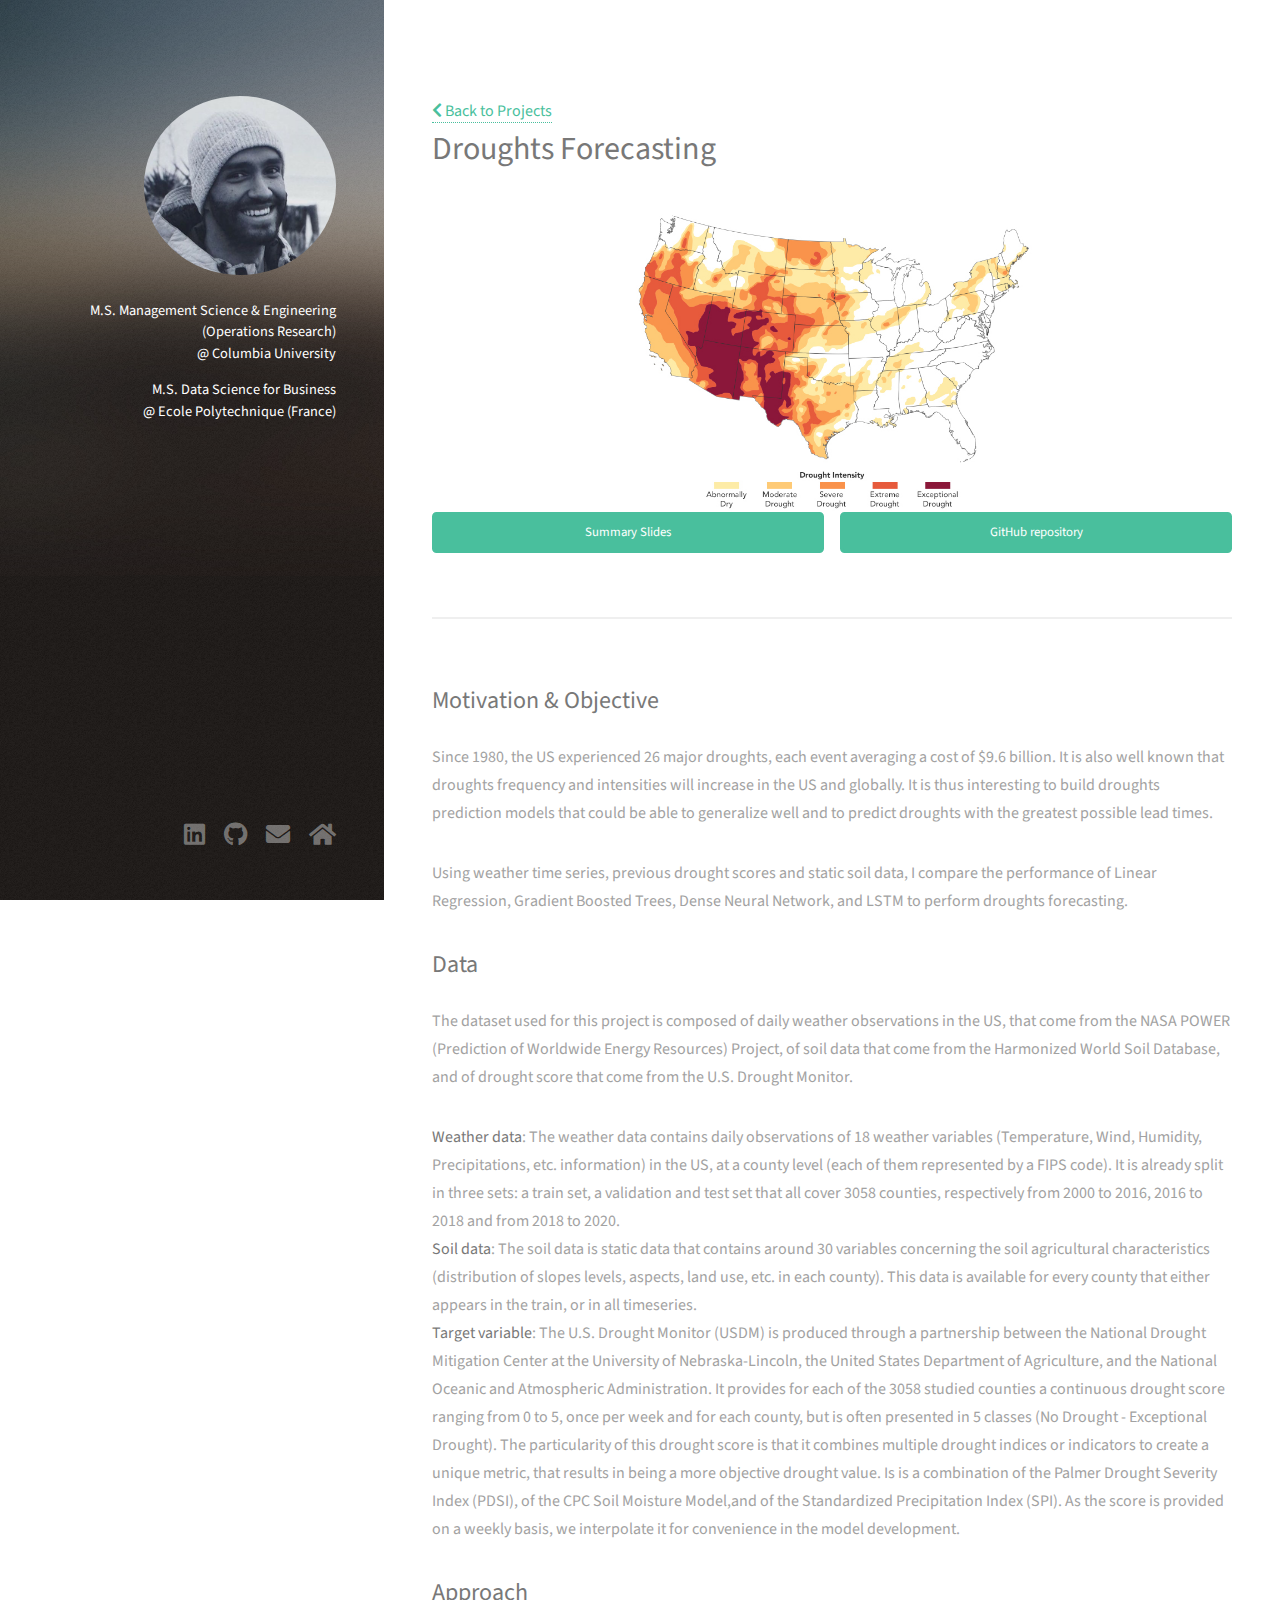
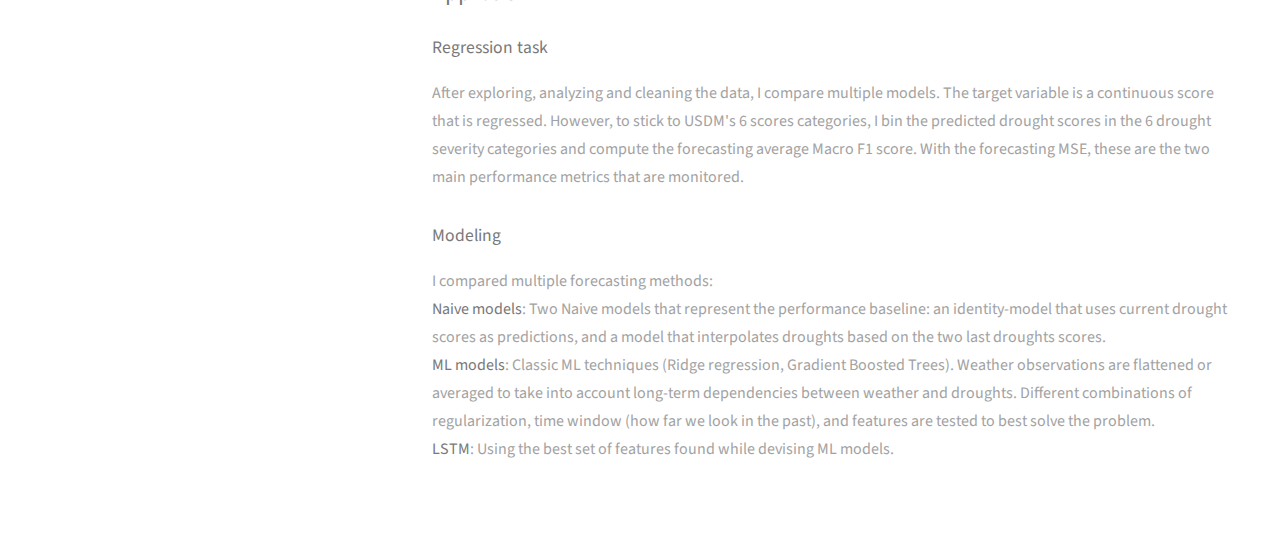
<file: project_droughts_forecasting.html>
<!DOCTYPE HTML>
<!--
	Strata by HTML5 UP
	html5up.net | @ajlkn
	Free for personal and commercial use under the CCA 3.0 license (html5up.net/license)
-->
<html>

<head>
    <title>Pierre Counathe | Droughts Forecasting</title>
    <meta charset="utf-8" />
    <meta name="viewport" content="width=device-width, initial-scale=1, user-scalable=no" />
    <link rel="stylesheet" href="assets/css/main.css" />
    <link rel="icon" type="image/jpg" href="images/avatar.jpg" />
</head>

<body class="is-preload">

    <!-- Header -->
    <header id="header">
        <div class="inner">
            <a href="" class="image avatar"><img src="images/avatar.jpg" alt="" /></a>
            <h5>M.S. Management Science & Engineering (Operations Research) <br>@ Columbia University</h5>
            <h5>M.S. Data Science for Business <br>@ Ecole Polytechnique (France)</h5>
        </div>
    </header>

    <!-- Main -->
    <div id="main">

        <!-- title and links -->
        <section id="title and links">
            <a href="home.html#projects"><span class="icon solid fa-chevron-left"></span> Back to Projects</a>
            <header class="major">
                <h2>Droughts Forecasting</h2>
            </header>
            <img src="images/thumbs/droughts_thumb_old.jpeg" class="center image-small" />
            <ul class="actions fit small">
                <li><a href="https://github.com/PierreCounathe/Droughts-Forecasting/blob/lstmbranch/summary/Droughts%20Forecasting%20Summary.pdf"
                        class="button primary fit small">Summary Slides</a></li>
                <li><a href="https://github.com/PierreCounathe/Droughts-Forecasting"
                        class="button primary fit small">GitHub
                        repository</a></li>
            </ul>
        </section>

        <!-- description -->
        <section id="description">
            <h2>Motivation & Objective</h2>
            <p>Since 1980, the US experienced 26 major droughts, each event averaging a cost of $9.6 billion. It is
                also well known that droughts frequency and intensities will increase in the US and globally. It is thus
                interesting to build droughts prediction models that could be able to generalize well and to predict
                droughts with the greatest possible lead times.
            </p>

            <p>Using weather time series, previous drought scores and static soil data, I compare the performance of
                Linear Regression, Gradient Boosted Trees, Dense Neural Network, and LSTM to perform droughts
                forecasting.</p>

            <h2>Data</h2>
            <p>
                The dataset used for this project is composed of daily weather observations in the US, that come from
                the
                NASA POWER (Prediction of Worldwide Energy Resources) Project, of soil data that come from the
                Harmonized
                World Soil Database, and of drought score that come from the U.S. Drought Monitor. <br>
            </p>
            <p>
                <strong>Weather data</strong>: The weather data contains daily observations of 18 weather variables
                (Temperature, Wind, Humidity, Precipitations, etc. information) in the US, at a county level (each of
                them
                represented by a FIPS code). It is already split in three sets: a train set, a validation and test set
                that
                all cover 3058 counties, respectively from 2000 to 2016, 2016 to 2018 and from 2018 to 2020. <br>

                <strong>Soil data</strong>: The soil data is static data that contains around 30 variables concerning
                the
                soil agricultural characteristics (distribution of slopes levels, aspects, land use, etc. in each
                county).
                This data is available for every county that either appears in the train, or in all timeseries.<br>

                <strong>Target variable</strong>: The U.S. Drought Monitor (USDM) is produced through a partnership
                between
                the National Drought Mitigation Center at the University of Nebraska-Lincoln, the United States
                Department
                of Agriculture, and the National Oceanic and Atmospheric Administration. It provides for each of the
                3058
                studied counties a continuous drought score ranging from 0 to 5, once per week and for each county, but
                is
                often presented in 5 classes (No Drought - Exceptional Drought). The particularity of this drought score
                is
                that it combines multiple drought indices or indicators to create a unique metric, that results in being
                a
                more objective drought value. Is is a combination of the Palmer Drought Severity Index (PDSI), of the
                CPC
                Soil Moisture Model,and of the Standardized Precipitation Index (SPI). As the score is provided on a
                weekly
                basis, we interpolate it for convenience in the model development.
            </p>

            <h2>Approach</h2>
            <h4>Regression task</h4>
            <p>After exploring, analyzing and cleaning the data, I compare multiple models. The target variable is a
                continuous score that is regressed. However, to stick to USDM's 6 scores categories, I bin the predicted
                drought scores in the 6 drought severity categories and compute the forecasting average Macro F1 score.
                With the forecasting MSE, these are the two main performance metrics that are monitored.</p>

            <h4>Modeling</h4>
            <p>I compared multiple forecasting methods: <br>
                <strong>Naive models</strong>: Two Naive models that represent the performance baseline: an
                identity-model that uses current drought scores as predictions, and a model that interpolates droughts
                based on the two last droughts scores.<br>
                <strong>ML models</strong>: Classic ML techniques (Ridge regression, Gradient
                Boosted Trees). Weather observations are flattened or averaged to take into account long-term
                dependencies between weather and droughts. Different combinations of regularization, time window (how
                far we look in the past), and features are tested to best solve the problem. <br>
                <strong>LSTM</strong>: Using the best set of features found while devising ML models.
            </p>
        </section>

        <!-- Footer -->
        <footer id="footer">
            <div class="inner">
                <ul class="icons">
                    <li><a href="https://www.linkedin.com/in/pierre-counathe/" class="icon brands fa-linkedin"><span
                                class="label">Twitter</span></a></li>
                    <li><a href="https://github.com/PierreCounathe" class="icon brands fa-github"><span
                                class="label">Github</span></a></li>
                    <li><a href="mailto:pc2977@columbia.edu" class="icon solid fa-envelope"><span
                                class="label">Email</span></a></li>
                    <li><a href="home.html" class="icon solid fa-home"><span class="label">Home</span></a></li>
                </ul>
            </div>
        </footer>

        <!-- Scripts -->
        <script src="assets/js/jquery.min.js"></script>
        <script src="assets/js/jquery.poptrox.min.js"></script>
        <script src="assets/js/browser.min.js"></script>
        <script src="assets/js/breakpoints.min.js"></script>
        <script src="assets/js/util.js"></script>
        <script src="assets/js/main.js"></script>

</body>

</html>
</file>
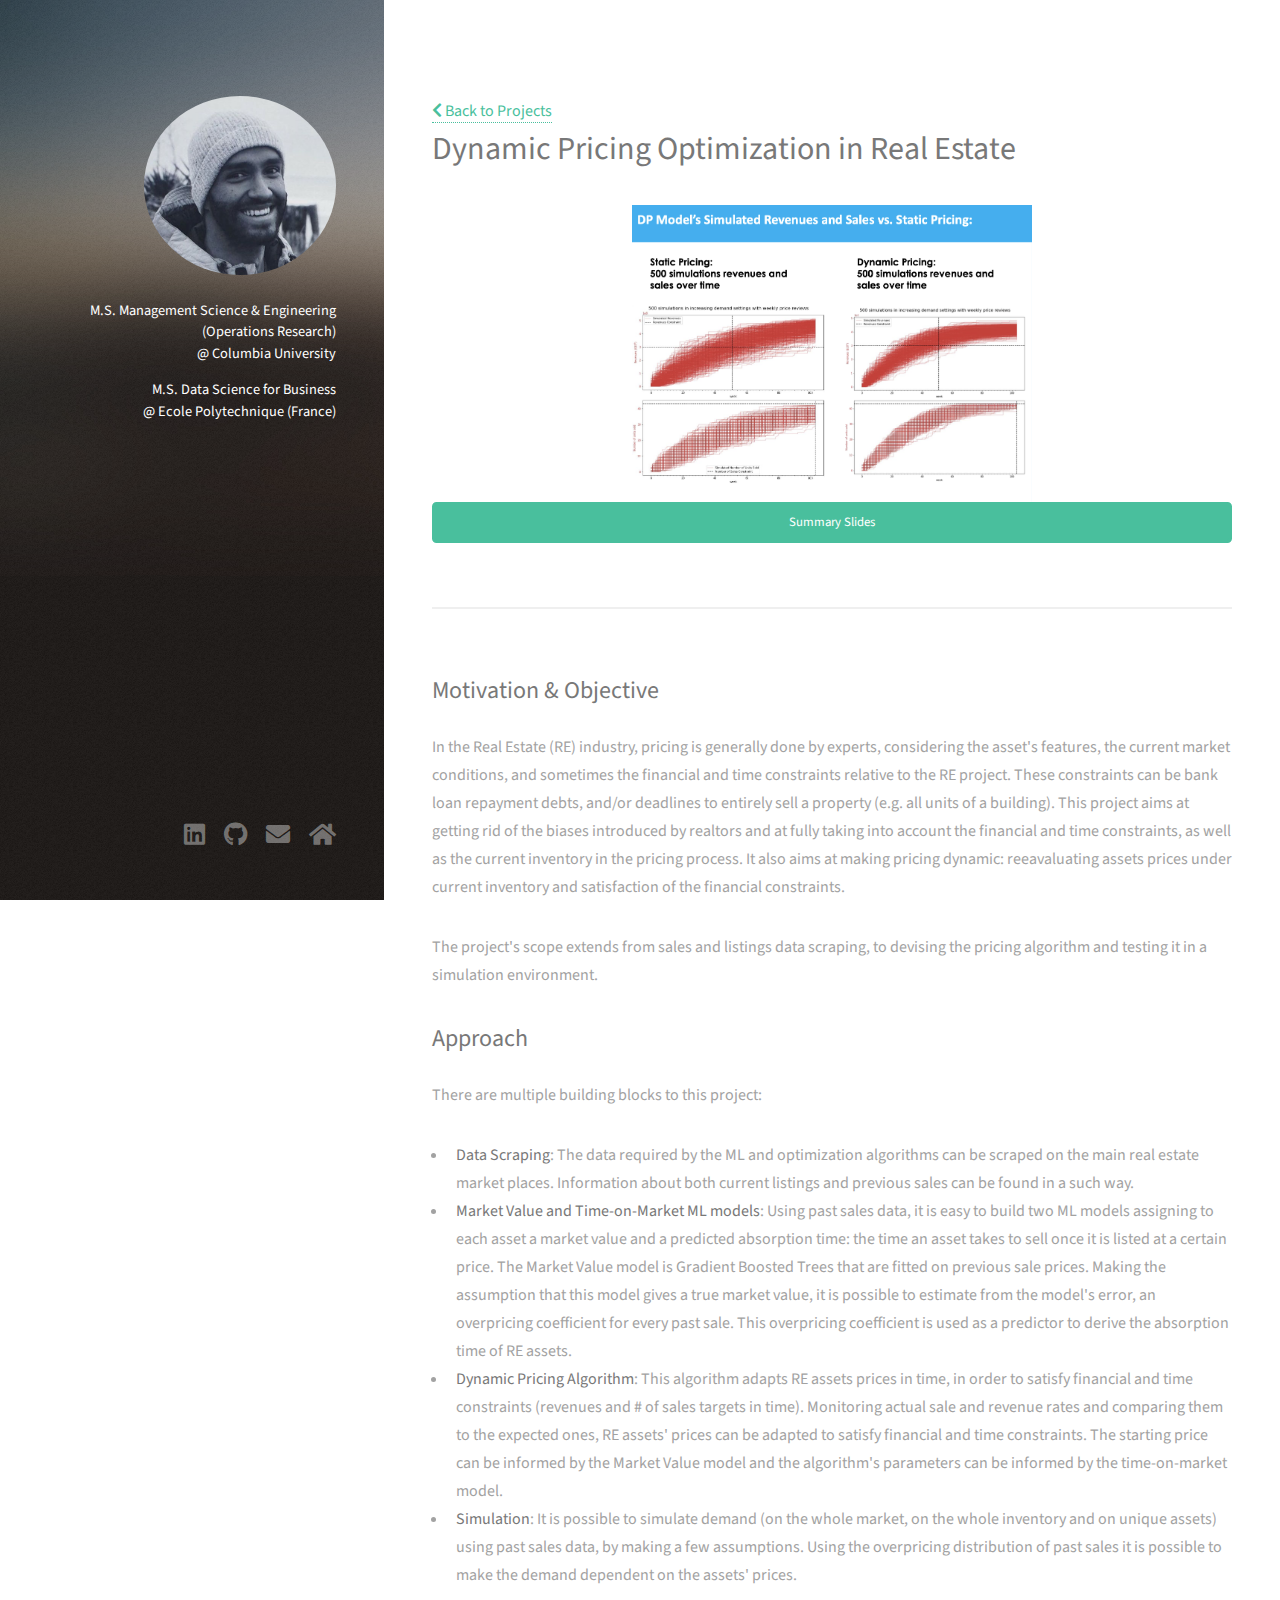
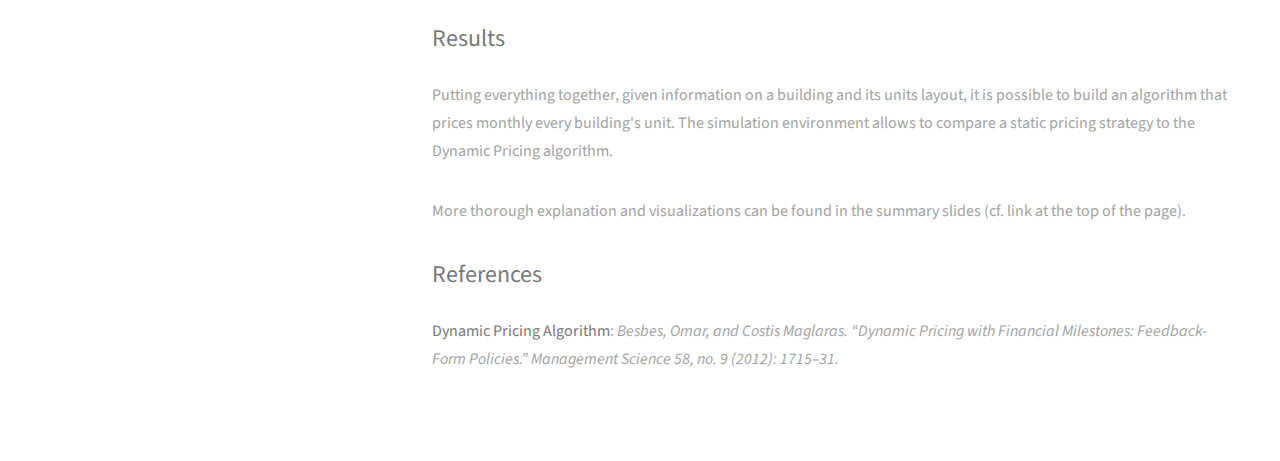
<file: project_dynamic_pricing_optimization.html>
<!DOCTYPE HTML>
<!--
	Strata by HTML5 UP
	html5up.net | @ajlkn
	Free for personal and commercial use under the CCA 3.0 license (html5up.net/license)
-->
<html>

<head>
    <title>Pierre Counathe | Dynamic Pricing Optimization in Real Estate</title>
    <meta charset="utf-8" />
    <meta name="viewport" content="width=device-width, initial-scale=1, user-scalable=no" />
    <link rel="stylesheet" href="assets/css/main.css" />
    <link rel="icon" type="image/jpg" href="images/avatar.jpg" />
</head>

<body class="is-preload">

    <!-- Header -->
    <header id="header">
        <div class="inner">
            <a href="" class="image avatar"><img src="images/avatar.jpg" alt="" /></a>
            <h5>M.S. Management Science & Engineering (Operations Research) <br>@ Columbia University</h5>
            <h5>M.S. Data Science for Business <br>@ Ecole Polytechnique (France)</h5>
        </div>
    </header>

    <!-- Main -->
    <div id="main">

        <!-- title and links -->
        <section id="title and links">
            <a href="home.html#projects"><span class="icon solid fa-chevron-left"></span> Back to Projects</a>
            <header class="major">
                <h2>Dynamic Pricing Optimization in Real Estate</h2>
            </header>
            <img src="images/thumbs/dynamic_pricing_thumb_old.png" class="center image-small" />
            <a href="https://github.com/PierreCounathe/Real-Estate-Pricing-Optimization-Under-Financial-Constraints/blob/main/Dynamic%20Pricing%20Optimization%20in%20Real-Estate%20under%20financial%20and%20time%20constraints.pdf"
                class="button primary fit small">Summary Slides</a>
        </section>

        <!-- description -->
        <section id="description">
            <h2>Motivation & Objective</h2>
            <p>In the Real Estate (RE) industry, pricing is generally done by experts, considering the asset's features,
                the current market conditions, and sometimes the financial and time constraints relative to the RE
                project. These constraints can be bank loan repayment debts, and/or deadlines to entirely sell a
                property (e.g. all units of a building). This project aims at getting rid of the biases introduced by
                realtors and at fully taking into account the financial and time constraints, as well as the current
                inventory in the pricing process. It
                also aims at making pricing dynamic: reeavaluating assets prices under current inventory and
                satisfaction of the
                financial constraints.
            </p>
            <p>The project's scope extends from sales and listings data scraping, to devising the pricing algorithm and
                testing it in a simulation environment.</p>

            <h2>Approach</h2>
            <p>
                There are multiple building blocks to this project:
            <ul>
                <li><strong>Data Scraping</strong>: The data required by the ML and optimization algorithms can be
                    scraped on the main real estate market places. Information about both current listings and previous
                    sales can be found in a such way.</li>
                <li><strong>Market Value and Time-on-Market ML models</strong>: Using past sales data, it is easy to
                    build two ML models assigning to each asset a market value and a predicted absorption time: the time
                    an asset takes to sell once it is listed at a certain price. The Market Value model is Gradient
                    Boosted Trees that are fitted on previous sale prices. Making the assumption that this model gives a
                    true market value, it is possible to estimate from the model's error, an overpricing coefficient for
                    every past sale. This overpricing coefficient is used as a predictor to derive the absorption time
                    of RE assets.</li>
                <li><strong>Dynamic Pricing Algorithm</strong>: This algorithm adapts RE assets prices in time, in order
                    to satisfy financial and time constraints (revenues and # of sales targets in time). Monitoring
                    actual sale and revenue rates and comparing them to the expected ones, RE assets' prices can be
                    adapted to satisfy financial and time constraints. The starting price can be informed by the Market
                    Value model and the algorithm's parameters can be informed by the time-on-market model.</li>
                <li><strong>Simulation</strong>: It is possible to simulate demand (on the whole market, on the whole
                    inventory and on unique assets) using past sales data, by making a few assumptions. Using the
                    overpricing distribution of past sales it is possible to make the demand dependent on the assets'
                    prices.</li>
            </ul>
            </p>

            <h2>Results</h2>
            <p>Putting everything together, given information on a building and its units layout, it is possible to
                build an algorithm that prices monthly every building's unit. The simulation environment allows to
                compare a static pricing strategy to the Dynamic Pricing algorithm.</p>
            <p>More thorough explanation and visualizations can be found in the summary slides (cf. link at the top of
                the page).</p>

            <h2>References</h2>
            <ul class="alt">
                <li><strong>Dynamic Pricing Algorithm</strong>: <em>Besbes, Omar, and Costis Maglaras. “Dynamic Pricing
                        with Financial Milestones: Feedback-Form Policies.” Management Science 58, no. 9 (2012):
                        1715–31.
                    </em></li>
            </ul>
        </section>

        <!-- Footer -->
        <footer id="footer">
            <div class="inner">
                <ul class="icons">
                    <li><a href="https://www.linkedin.com/in/pierre-counathe/" class="icon brands fa-linkedin"><span
                                class="label">Twitter</span></a></li>
                    <li><a href="https://github.com/PierreCounathe" class="icon brands fa-github"><span
                                class="label">Github</span></a></li>
                    <li><a href="mailto:pc2977@columbia.edu" class="icon solid fa-envelope"><span
                                class="label">Email</span></a></li>
                    <li><a href="home.html" class="icon solid fa-home"><span class="label">Home</span></a></li>
                </ul>
            </div>
        </footer>

        <!-- Scripts -->
        <script src="assets/js/jquery.min.js"></script>
        <script src="assets/js/jquery.poptrox.min.js"></script>
        <script src="assets/js/browser.min.js"></script>
        <script src="assets/js/breakpoints.min.js"></script>
        <script src="assets/js/util.js"></script>
        <script src="assets/js/main.js"></script>

</body>

</html>
</file>
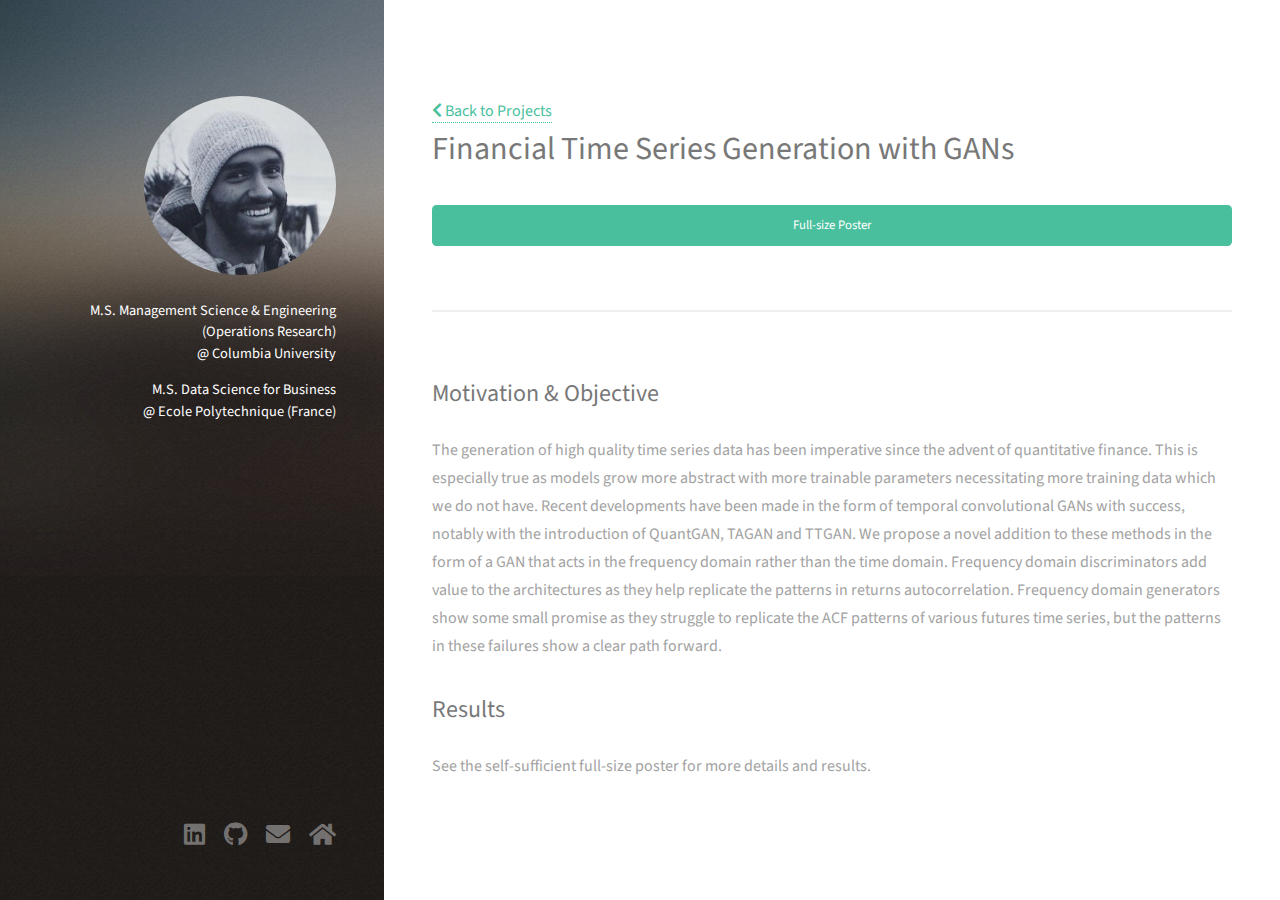
<file: project_financial_gan.html>
<!DOCTYPE HTML>
<!--
	Strata by HTML5 UP
	html5up.net | @ajlkn
	Free for personal and commercial use under the CCA 3.0 license (html5up.net/license)
-->
<html>

<head>
    <title>Pierre Counathe | Financial Time Series Generation with GANs</title>
    <meta charset="utf-8" />
    <meta name="viewport" content="width=device-width, initial-scale=1, user-scalable=no" />
    <link rel="stylesheet" href="assets/css/main.css" />
    <link rel="icon" type="image/jpg" href="images/avatar.jpg" />
</head>

<body class="is-preload">

    <!-- Header -->
    <header id="header">
        <div class="inner">
            <a href="" class="image avatar"><img src="images/avatar.jpg" alt="" /></a>
            <h5>M.S. Management Science & Engineering (Operations Research) <br>@ Columbia University</h5>
            <h5>M.S. Data Science for Business <br>@ Ecole Polytechnique (France)</h5>
        </div>
    </header>

    <!-- Main -->
    <div id="main">

        <!-- title and links -->
        <section id="title and links">
            <a href="home.html#projects"><span class="icon solid fa-chevron-left"></span> Back to Projects</a>
            <header class="major">
                <h2>Financial Time Series Generation with GANs</h2>
            </header>
            <!-- <img src="images/thumbs/NBA_thumb_non_padded.gif" class="center image-small" /> -->
            <a href="https://github.com/PierreCounathe/Financial-Time-Series-Generation-Frequency-GANs/blob/main/IEORE4742_Poster_Sauma2_Financial_Time_Series_Generation_with_GANs.pdf"
                class="button primary fit small">Full-size Poster</a>
        </section>

        <!-- description -->
        <section id="description">
            <h2>Motivation & Objective</h2>
            <p>
                The generation of high quality time series data has been imperative since the advent of
                quantitative finance. This is especially true as models grow more abstract with more trainable
                parameters necessitating more training data which we do not have. Recent developments
                have been made in the form of temporal convolutional GANs with success, notably with
                the introduction of QuantGAN, TAGAN and TTGAN. We propose a novel addition to these
                methods in the form of a GAN that acts in the frequency domain rather than the time domain.
                Frequency domain discriminators add value to the architectures as they help replicate the
                patterns in returns autocorrelation. Frequency domain generators show some small promise
                as they struggle to replicate the ACF patterns of various futures time series, but the patterns
                in these failures show a clear path forward.
            </p>

            <h2>Results</h2>
            <p>See the self-sufficient full-size poster for more details and results.</p>
        </section>

        <!-- Footer -->
        <footer id="footer">
            <div class="inner">
                <ul class="icons">
                    <li><a href="https://www.linkedin.com/in/pierre-counathe/" class="icon brands fa-linkedin"><span
                                class="label">Twitter</span></a></li>
                    <li><a href="https://github.com/PierreCounathe" class="icon brands fa-github"><span
                                class="label">Github</span></a></li>
                    <li><a href="mailto:pc2977@columbia.edu" class="icon solid fa-envelope"><span
                                class="label">Email</span></a></li>
                    <li><a href="home.html" class="icon solid fa-home"><span class="label">Home</span></a></li>
                </ul>
            </div>
        </footer>

        <!-- Scripts -->
        <script src="assets/js/jquery.min.js"></script>
        <script src="assets/js/jquery.poptrox.min.js"></script>
        <script src="assets/js/browser.min.js"></script>
        <script src="assets/js/breakpoints.min.js"></script>
        <script src="assets/js/util.js"></script>
        <script src="assets/js/main.js"></script>

</body>

</html>
</file>
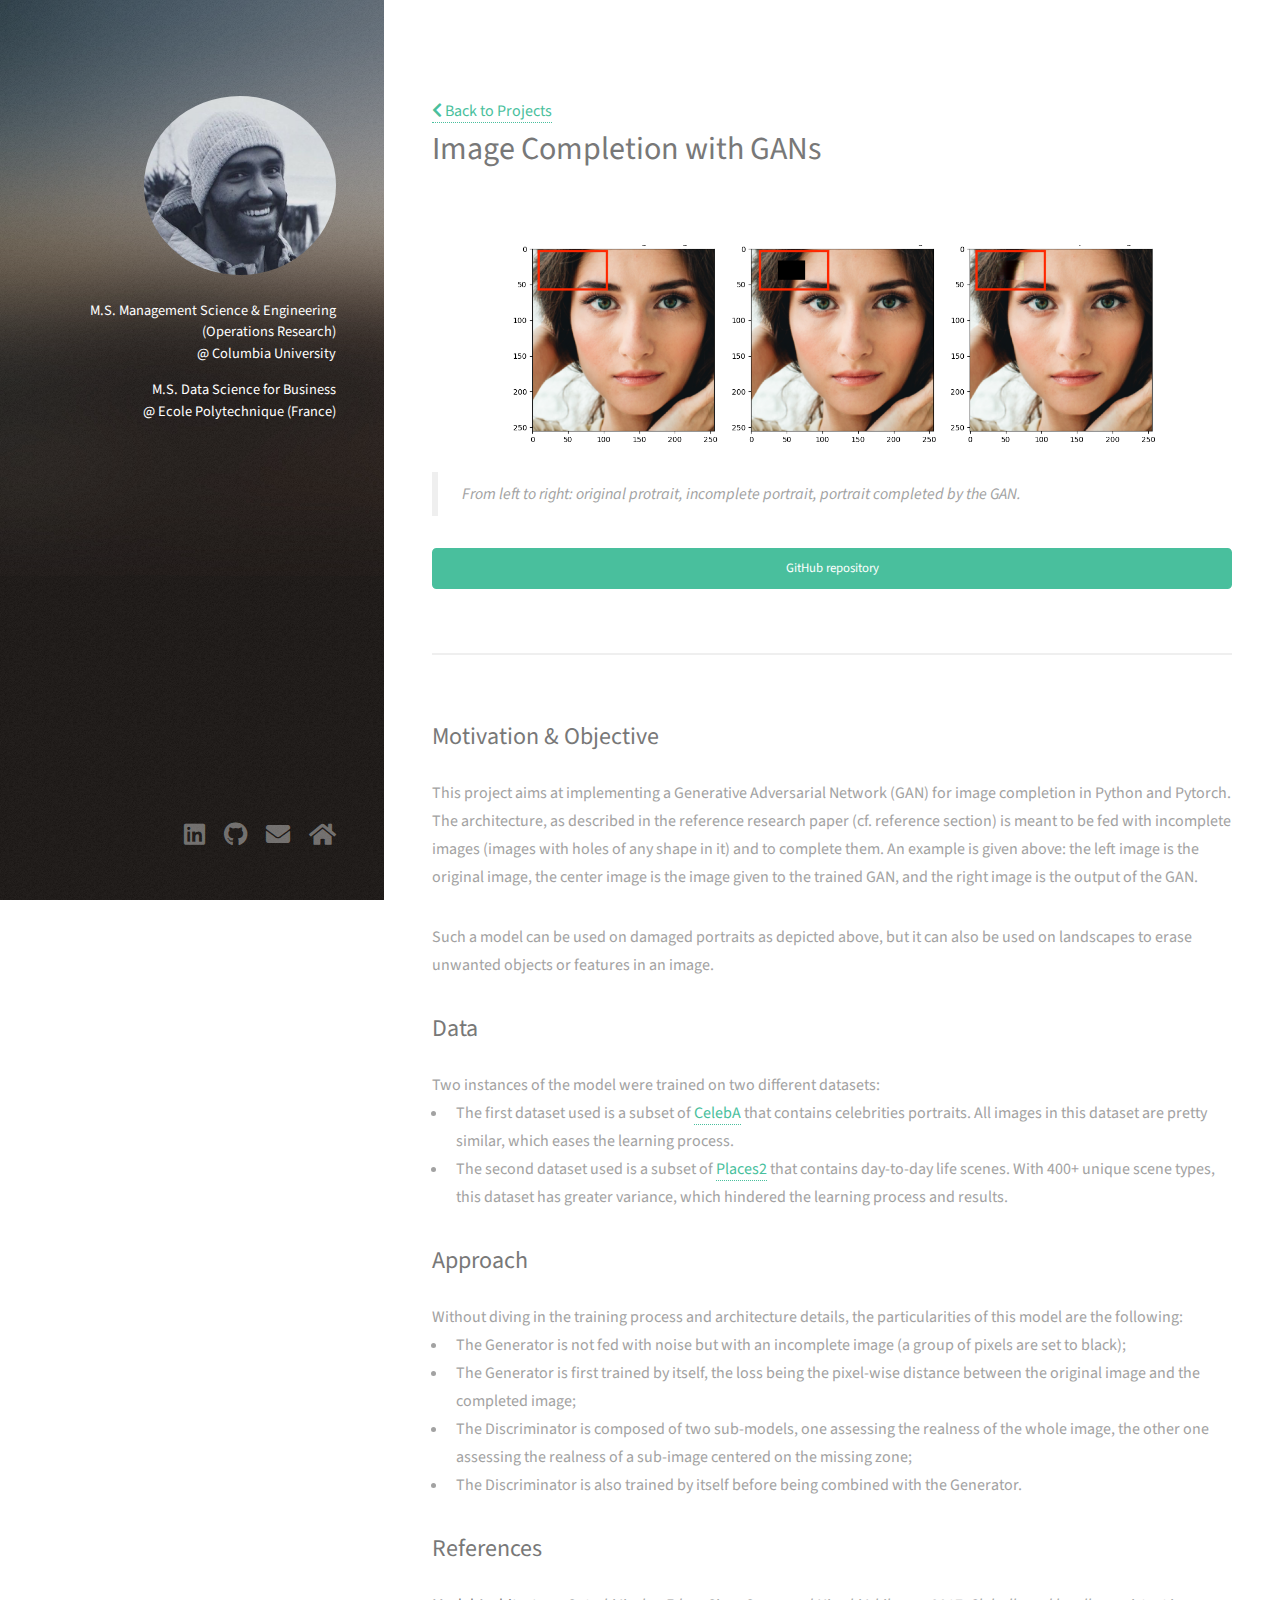
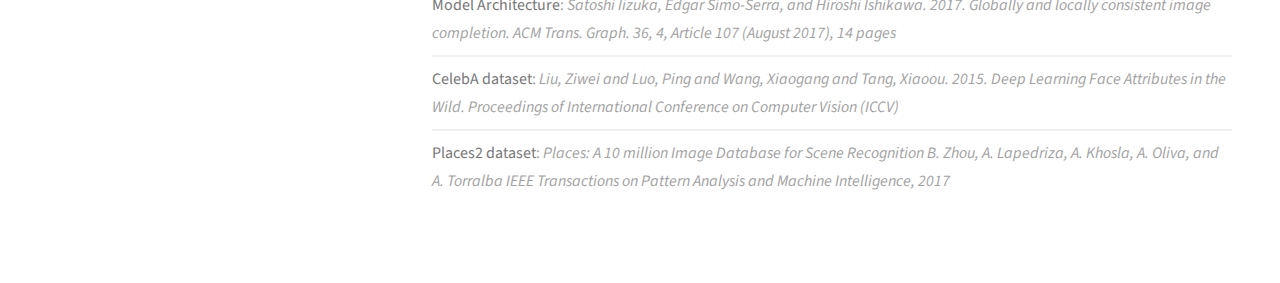
<file: project_image_completion.html>
<!DOCTYPE HTML>
<!--
	Strata by HTML5 UP
	html5up.net | @ajlkn
	Free for personal and commercial use under the CCA 3.0 license (html5up.net/license)
-->
<html>

<head>
    <title>Pierre Counathe | Image Completion with GANs</title>
    <meta charset="utf-8" />
    <meta name="viewport" content="width=device-width, initial-scale=1, user-scalable=no" />
    <link rel="stylesheet" href="assets/css/main.css" />
    <link rel="icon" type="image/jpg" href="images/avatar.jpg" />
</head>

<body class="is-preload">

    <!-- Header -->
    <header id="header">
        <div class="inner">
            <a href="" class="image avatar"><img src="images/avatar.jpg" alt="" /></a>
            <h5>M.S. Management Science & Engineering (Operations Research) <br>@ Columbia University</h5>
            <h5>M.S. Data Science for Business <br>@ Ecole Polytechnique (France)</h5>
        </div>
    </header>

    <!-- Main -->
    <div id="main">

        <!-- title and links -->
        <section id="title and links">
            <a href="home.html#projects"><span class="icon solid fa-chevron-left"></span> Back to Projects</a>
            <header class="major">
                <h2>Image Completion with GANs</h2>
            </header>
            <img src="images/thumbs/image_completion_thumb_old.png" class="center image-large" />
            <blockquote>From left to right: original protrait, incomplete portrait, portrait completed by the
                GAN.</blockquote>
            <a href="https://github.com/PierreCounathe/Globally-and-Locally-Consistent-Image-Completion-Pytorch-Implementation"
                class="button primary fit small">GitHub repository</a>
        </section>

        <!-- description -->
        <section id="description">
            <h2>Motivation & Objective</h2>
            <p>This project aims at implementing a Generative Adversarial Network (GAN) for image completion in Python
                and Pytorch. The architecture, as described in the reference research paper (cf. reference section) is
                meant to be fed with incomplete images (images with holes of any shape in it) and to complete them. An
                example is
                given above: the left image is the original image, the center image is the image given to the trained
                GAN, and the right image is the output of the GAN.
            </p>
            <p>Such a model can be used on damaged portraits as depicted above, but it can also be used on landscapes to
                erase unwanted objects or features in an image.</p>

            <h2>Data</h2>
            Two instances of the model were trained on two different datasets:
            <ul>
                <li>The first dataset used is a subset of <a
                        href="https://mmlab.ie.cuhk.edu.hk/projects/CelebA.html">CelebA</a> that contains celebrities
                    portraits. All images in this dataset are pretty similar, which eases the learning process.</li>
                <li>The second dataset used is a subset of <a href="http://places2.csail.mit.edu/">Places2</a> that
                    contains day-to-day life scenes. With 400+ unique scene types, this dataset has greater variance,
                    which hindered the learning process and results.</li>
            </ul>

            <h2>Approach</h2>
            Without diving in the training process and architecture details, the particularities of this model are the
            following:
            <ul>
                <li>The Generator is not fed with noise but with an incomplete image (a group of pixels are set to
                    black);</li>
                <li>The Generator is first trained by itself, the loss being the pixel-wise distance between the
                    original image and the completed image;</li>
                <li>The Discriminator is composed of two sub-models, one assessing the realness of the whole image, the
                    other one assessing the realness of a sub-image centered on the missing zone;</li>
                <li>The Discriminator is also trained by itself before being combined with the Generator.</li>
            </ul>

            <h2>References</h2>
            <ul class="alt">
                <li><strong>Model Architecture</strong>: <em>Satoshi Iizuka, Edgar Simo-Serra, and Hiroshi Ishikawa.
                        2017. Globally and locally consistent image
                        completion. ACM Trans. Graph. 36, 4, Article 107 (August 2017), 14 pages</em></li>
                <li><strong>CelebA dataset</strong>: <em>Liu, Ziwei and Luo, Ping and Wang, Xiaogang and Tang, Xiaoou.
                        2015. Deep Learning Face Attributes in the
                        Wild. Proceedings of International Conference on Computer Vision (ICCV)</em></li>
                <li><strong>Places2 dataset</strong>: <em>Places: A 10 million Image Database for Scene Recognition
                        B. Zhou, A. Lapedriza, A. Khosla, A. Oliva, and A. Torralba
                        IEEE Transactions on Pattern Analysis and Machine Intelligence, 2017</em></li>
            </ul>
        </section>

        <!-- Footer -->
        <footer id="footer">
            <div class="inner">
                <ul class="icons">
                    <li><a href="https://www.linkedin.com/in/pierre-counathe/" class="icon brands fa-linkedin"><span
                                class="label">Twitter</span></a></li>
                    <li><a href="https://github.com/PierreCounathe" class="icon brands fa-github"><span
                                class="label">Github</span></a></li>
                    <li><a href="mailto:pc2977@columbia.edu" class="icon solid fa-envelope"><span
                                class="label">Email</span></a></li>
                    <li><a href="home.html" class="icon solid fa-home"><span class="label">Home</span></a></li>
                </ul>
            </div>
        </footer>

        <!-- Scripts -->
        <script src="assets/js/jquery.min.js"></script>
        <script src="assets/js/jquery.poptrox.min.js"></script>
        <script src="assets/js/browser.min.js"></script>
        <script src="assets/js/breakpoints.min.js"></script>
        <script src="assets/js/util.js"></script>
        <script src="assets/js/main.js"></script>

</body>

</html>
</file>
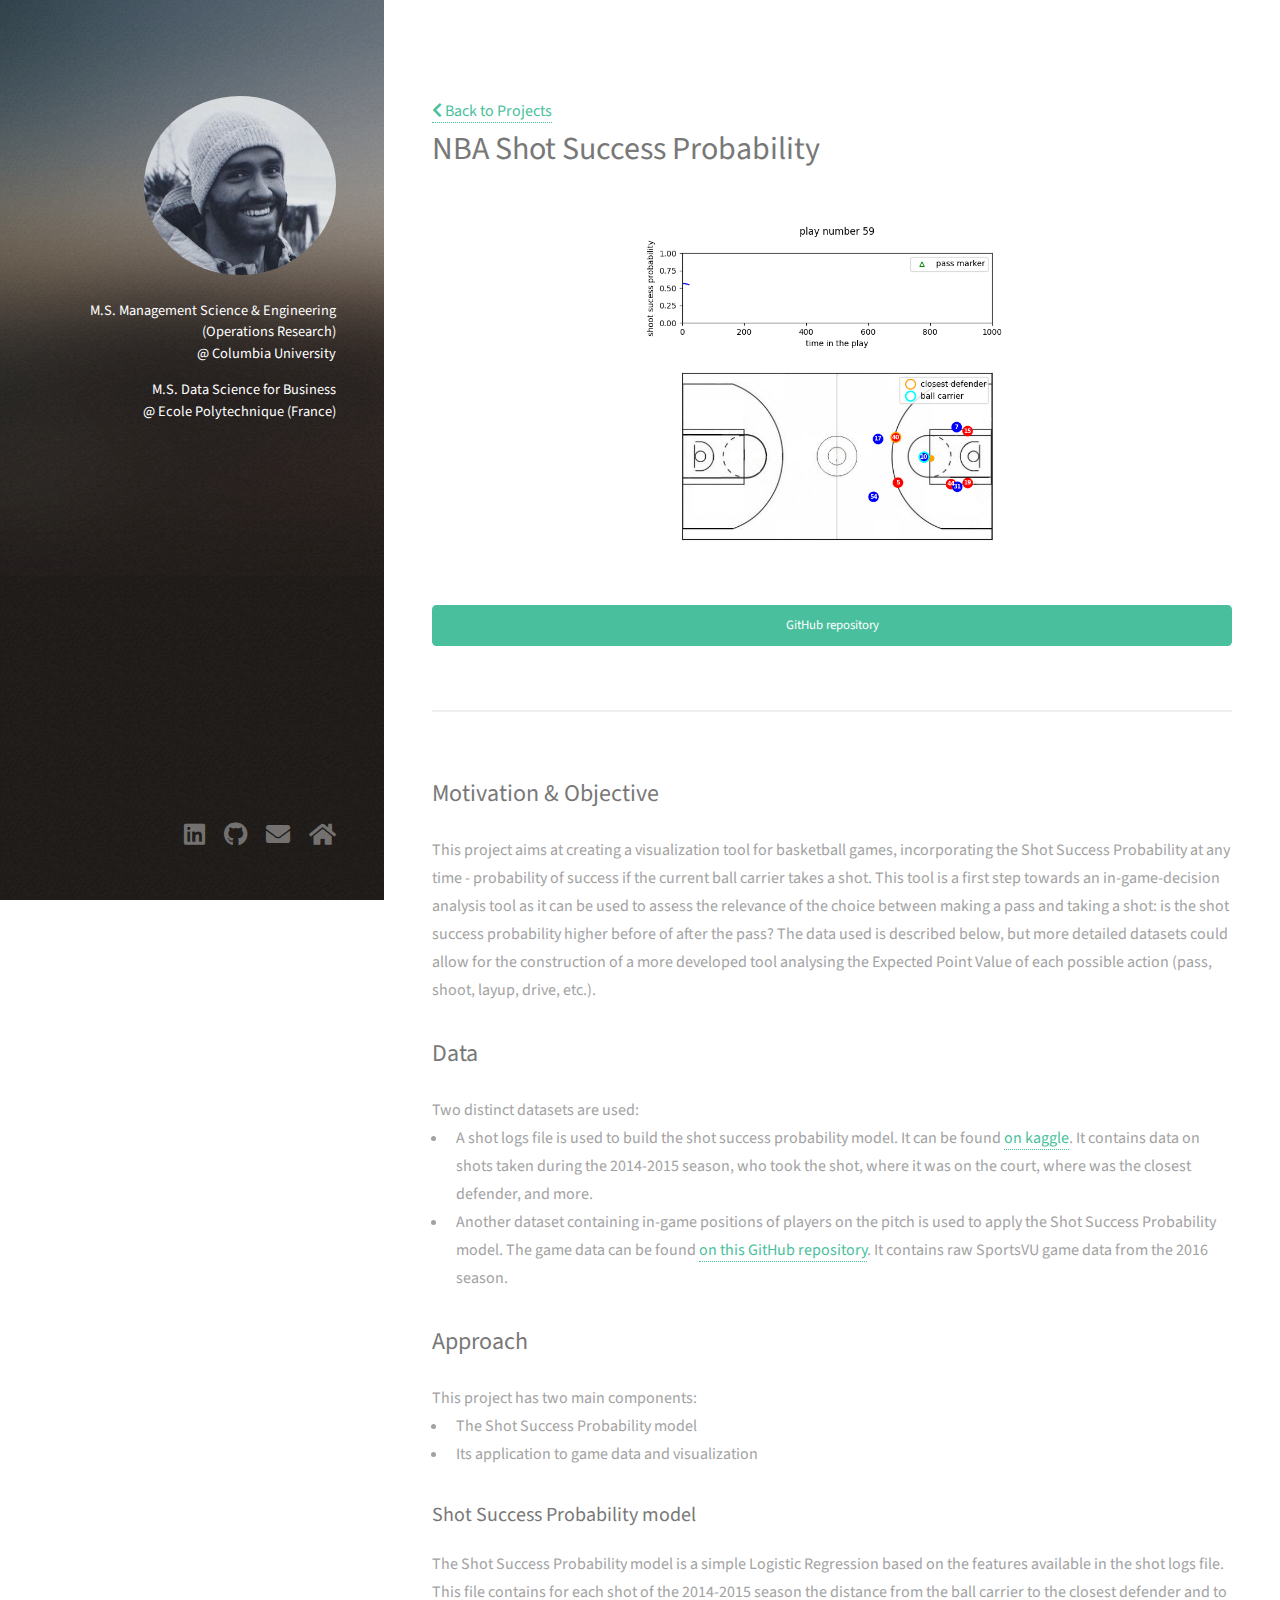
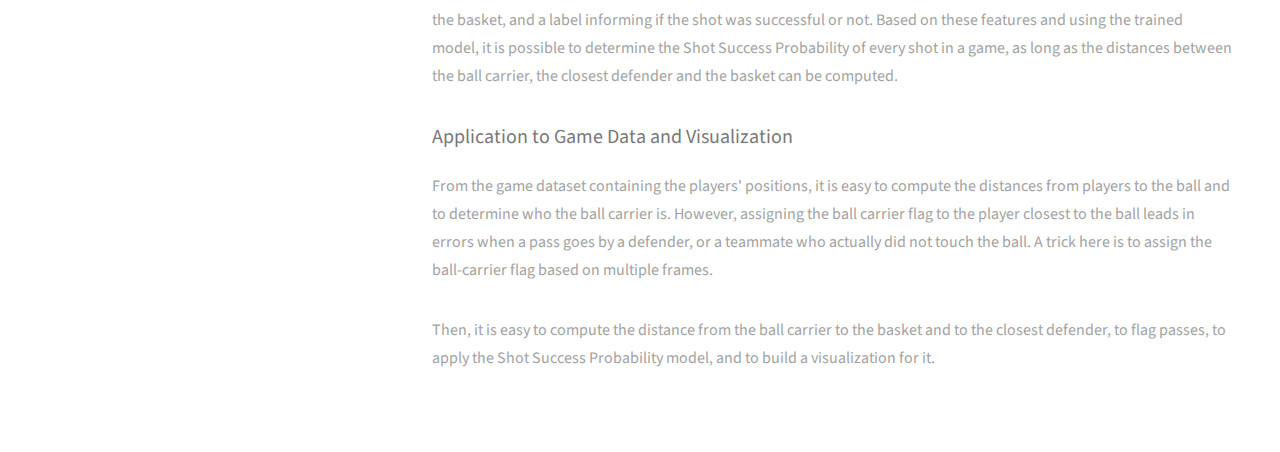
<file: project_nba.html>
<!DOCTYPE HTML>
<!--
	Strata by HTML5 UP
	html5up.net | @ajlkn
	Free for personal and commercial use under the CCA 3.0 license (html5up.net/license)
-->
<html>

<head>
    <title>Pierre Counathe | NBA Shot Success Probability</title>
    <meta charset="utf-8" />
    <meta name="viewport" content="width=device-width, initial-scale=1, user-scalable=no" />
    <link rel="stylesheet" href="assets/css/main.css" />
    <link rel="icon" type="image/jpg" href="images/avatar.jpg" />
</head>

<body class="is-preload">

    <!-- Header -->
    <header id="header">
        <div class="inner">
            <a href="" class="image avatar"><img src="images/avatar.jpg" alt="" /></a>
            <h5>M.S. Management Science & Engineering (Operations Research) <br>@ Columbia University</h5>
            <h5>M.S. Data Science for Business <br>@ Ecole Polytechnique (France)</h5>
        </div>
    </header>

    <!-- Main -->
    <div id="main">

        <!-- title and links -->
        <section id="title and links">
            <a href="home.html#projects"><span class="icon solid fa-chevron-left"></span> Back to Projects</a>
            <header class="major">
                <h2>NBA Shot Success Probability</h2>
            </header>
            <img src="images/thumbs/NBA_thumb_non_padded.gif" class="center image-small" />
            <a href="https://github.com/PierreCounathe/NBA-games-visualization-and-shooting-success-probability"
                class="button primary fit small">GitHub repository</a>
        </section>

        <!-- description -->
        <section id="description">
            <h2>Motivation & Objective</h2>
            <p>
                This project aims at creating a visualization tool for basketball games, incorporating
                the Shot Success Probability at any time - probability of success if the current ball carrier takes
                a shot. This tool is a first step towards an in-game-decision analysis tool as it can be used to assess
                the relevance of the choice between making a pass and taking a shot: is the shot success probability
                higher before of after the pass? The data used is described below, but more detailed datasets could
                allow for the construction of a more developed tool analysing the Expected Point Value of each possible
                action (pass, shoot, layup, drive, etc.).
            </p>

            <h2>Data</h2>
            Two distinct datasets are used:
            <ul>
                <li>A shot logs file is used to build the shot success probability model. It can be found <a
                        href="https://www.kaggle.com/dansbecker/nba-shot-logs">on kaggle</a>. It contains data on shots
                    taken during the 2014-2015 season, who took the shot, where it was on the court, where was the
                    closest defender, and more.</li>
                <li>Another dataset containing in-game positions of players on the pitch is used to apply the Shot
                    Success Probability model. The game data can be found <a
                        href="https://github.com/linouk23/NBA-Player-Movements"> on this GitHub repository</a>. It
                    contains raw SportsVU game data from the 2016 season.</li>
            </ul>

            <h2>Approach</h2>
            This project has two main components:
            <ul>
                <li>The Shot Success Probability model</li>
                <li>Its application to game data and visualization</li>
            </ul>
            <h3>Shot Success Probability model</h3>
            <p>The Shot Success Probability model is a simple Logistic Regression based on the features available in the
                shot logs file. This file contains for each shot of the 2014-2015 season the distance from the ball
                carrier
                to the closest defender and to the basket, and a label informing if the shot was successful or not.
                Based on
                these features and using the trained model, it is possible to determine the Shot Success Probability of
                every shot in a game, as long as the distances between the ball carrier, the closest defender and the
                basket
                can be computed.</p>

            <h3>Application to Game Data and Visualization</h3>
            <p>From the game dataset containing the players' positions, it is easy to compute the distances from players
                to the ball and to determine who the ball carrier is. However, assigning the ball carrier flag to the
                player closest to the ball leads in errors when a pass goes by a defender, or a teammate who actually
                did not touch the ball. A trick here is to assign the ball-carrier flag based on multiple frames. </p>
            <p>Then, it is easy to compute the distance from the ball carrier to the basket and to the closest defender,
                to flag passes, to apply the Shot Success Probability model, and to build a visualization for it.</p>
        </section>

        <!-- Footer -->
        <footer id="footer">
            <div class="inner">
                <ul class="icons">
                    <li><a href="https://www.linkedin.com/in/pierre-counathe/" class="icon brands fa-linkedin"><span
                                class="label">Twitter</span></a></li>
                    <li><a href="https://github.com/PierreCounathe" class="icon brands fa-github"><span
                                class="label">Github</span></a></li>
                    <li><a href="mailto:pc2977@columbia.edu" class="icon solid fa-envelope"><span
                                class="label">Email</span></a></li>
                    <li><a href="home.html" class="icon solid fa-home"><span class="label">Home</span></a></li>
                </ul>
            </div>
        </footer>

        <!-- Scripts -->
        <script src="assets/js/jquery.min.js"></script>
        <script src="assets/js/jquery.poptrox.min.js"></script>
        <script src="assets/js/browser.min.js"></script>
        <script src="assets/js/breakpoints.min.js"></script>
        <script src="assets/js/util.js"></script>
        <script src="assets/js/main.js"></script>

</body>

</html>
</file>
<file: assets/css/main.css>
@import url("fontawesome-all.min.css");
@import url("https://fonts.googleapis.com/css?family=Source+Sans+Pro:400,400italic");

/*
	Strata by HTML5 UP
	html5up.net | @ajlkn
	Free for personal and commercial use under the CCA 3.0 license (html5up.net/license)
*/

html,
body,
div,
span,
applet,
object,
iframe,
h1,
h2,
h3,
h4,
h5,
h6,
p,
blockquote,
pre,
a,
abbr,
acronym,
address,
big,
cite,
code,
del,
dfn,
em,
img,
ins,
kbd,
q,
s,
samp,
small,
strike,
strong,
sub,
sup,
tt,
var,
b,
u,
i,
center,
dl,
dt,
dd,
ol,
ul,
li,
fieldset,
form,
label,
legend,
table,
caption,
tbody,
tfoot,
thead,
tr,
th,
td,
article,
aside,
canvas,
details,
embed,
figure,
figcaption,
footer,
header,
hgroup,
menu,
nav,
output,
ruby,
section,
summary,
time,
mark,
audio,
video {
	margin: 0;
	padding: 0;
	border: 0;
	font-size: 100%;
	font: inherit;
	vertical-align: baseline;
}

article,
aside,
details,
figcaption,
figure,
footer,
header,
hgroup,
menu,
nav,
section {
	display: block;
}

body {
	line-height: 1;
}

ol,
ul {
	list-style: none;
}

blockquote,
q {
	quotes: none;
}

blockquote:before,
blockquote:after,
q:before,
q:after {
	content: '';
	content: none;
}

table {
	border-collapse: collapse;
	border-spacing: 0;
}

body {
	-webkit-text-size-adjust: none;
}

mark {
	background-color: transparent;
	color: inherit;
}

input::-moz-focus-inner {
	border: 0;
	padding: 0;
}

input,
select,
textarea {
	-moz-appearance: none;
	-webkit-appearance: none;
	-ms-appearance: none;
	appearance: none;
}

/* Basic */

.center {
	display: block;
	margin-left: auto;
	margin-right: auto;
}

.image-small {
	width: 50%;
}

.image-medium {
	width: 80%;
}

.image-large {
	width: 100%;
}

html {
	box-sizing: border-box;
}

*,
*:before,
*:after {
	box-sizing: inherit;
}

body {
	background: #fff;
}

body.is-preload *,
body.is-preload *:before,
body.is-preload *:after {
	-moz-animation: none !important;
	-webkit-animation: none !important;
	-ms-animation: none !important;
	animation: none !important;
	-moz-transition: none !important;
	-webkit-transition: none !important;
	-ms-transition: none !important;
	transition: none !important;
}

body,
input,
select,
textarea {
	color: #a2a2a2;
	font-family: "Source Sans Pro", Helvetica, sans-serif;
	font-size: 16pt;
	font-weight: 400;
	line-height: 1.75em;
}

a {
	-moz-transition: color 0.2s ease-in-out, border-color 0.2s ease-in-out;
	-webkit-transition: color 0.2s ease-in-out, border-color 0.2s ease-in-out;
	-ms-transition: color 0.2s ease-in-out, border-color 0.2s ease-in-out;
	transition: color 0.2s ease-in-out, border-color 0.2s ease-in-out;
	border-bottom: dotted 1px;
	color: #49bf9d;
	text-decoration: none;
}

a:hover {
	border-bottom-color: transparent;
	color: #49bf9d !important;
	text-decoration: none;
}

strong,
b {
	color: #787878;
	font-weight: 400;
}

em,
i {
	font-style: italic;
}

p {
	margin: 0 0 2em 0;
}

h1,
h2,
h3,
h4,
h5,
h6 {
	color: #787878;
	font-weight: 400;
	line-height: 1em;
	margin: 0 0 1em 0;
}

h1 a,
h2 a,
h3 a,
h4 a,
h5 a,
h6 a {
	color: inherit;
	text-decoration: none;
}

h1 {
	font-size: 2em;
	line-height: 1.5em;
}

h2 {
	font-size: 1.5em;
	line-height: 1.5em;
}

h3 {
	font-size: 1.25em;
	line-height: 1.5em;
}

h4 {
	font-size: 1.1em;
	line-height: 1.5em;
}

h5 {
	font-size: 0.9em;
	line-height: 1.5em;
}

h6 {
	font-size: 0.7em;
	line-height: 1.5em;
}

sub {
	font-size: 0.8em;
	position: relative;
	top: 0.5em;
}

sup {
	font-size: 0.8em;
	position: relative;
	top: -0.5em;
}

hr {
	border: 0;
	border-bottom: solid 2px #efefef;
	margin: 2em 0;
}

hr.major {
	margin: 3em 0;
}

blockquote {
	border-left: solid 6px #efefef;
	font-style: italic;
	margin: 0 0 2em 0;
	padding: 0.5em 0 0.5em 1.5em;
}

code {
	background: #f7f7f7;
	border-radius: 0.35em;
	border: solid 2px #efefef;
	font-family: "Courier New", monospace;
	font-size: 0.9em;
	margin: 0 0.25em;
	padding: 0.25em 0.65em;
}

pre {
	-webkit-overflow-scrolling: touch;
	font-family: "Courier New", monospace;
	font-size: 0.9em;
	margin: 0 0 2em 0;
}

pre code {
	display: block;
	line-height: 1.75em;
	padding: 1em 1.5em;
	overflow-x: auto;
}

.align-left {
	text-align: left;
}

.align-center {
	text-align: center;
}

.align-right {
	text-align: right;
}

.tag-skill {
	border-radius: 18px;
	background: #49bf9d;
	color: white;
	padding-left: 7px;
	padding-right: 7px;
	font-size: 70%;
}

.tag-tool {
	border-radius: 18px;
	background: #4986bf;
	color: white;
	padding-left: 7px;
	padding-right: 7px;
	font-size: 70%;
}

/* Container */

.container {
	margin: 0 auto;
	max-width: calc(100% - 4em);
	width: 100%;
}

.container.xsmall {
	width: 25%;
}

.container.small {
	width: 50%;
}

.container.medium {
	width: 75%;
}

.container.large {
	width: 125%;
}

.container.xlarge {
	width: 150%;
}

.container.max {
	width: 100%;
}

@media screen and (max-width: 980px) {

	.container {
		width: 100% !important;
		max-width: 100% !important;
	}

}

@media screen and (max-width: 480px) {

	.container {
		max-width: calc(100% - 3em);
	}

}

/* Row */

.row {
	display: flex;
	flex-wrap: wrap;
	box-sizing: border-box;
	align-items: stretch;
}

.row>* {
	box-sizing: border-box;
}

.row.gtr-uniform>*> :last-child {
	margin-bottom: 0;
}

.row.aln-left {
	justify-content: flex-start;
}

.row.aln-center {
	justify-content: center;
}

.row.aln-right {
	justify-content: flex-end;
}

.row.aln-top {
	align-items: flex-start;
}

.row.aln-middle {
	align-items: center;
}

.row.aln-bottom {
	align-items: flex-end;
}

.row>.imp {
	order: -1;
}

.row>.col-1 {
	width: 8.33333%;
}

.row>.off-1 {
	margin-left: 8.33333%;
}

.row>.col-2 {
	width: 16.66667%;
}

.row>.off-2 {
	margin-left: 16.66667%;
}

.row>.col-3 {
	width: 25%;
}

.row>.off-3 {
	margin-left: 25%;
}

.row>.col-4 {
	width: 33.33333%;
}

.row>.off-4 {
	margin-left: 33.33333%;
}

.row>.col-5 {
	width: 41.66667%;
}

.row>.off-5 {
	margin-left: 41.66667%;
}

.row>.col-6 {
	width: 50%;
}

.row>.off-6 {
	margin-left: 50%;
}

.row>.col-7 {
	width: 58.33333%;
}

.row>.off-7 {
	margin-left: 58.33333%;
}

.row>.col-8 {
	width: 66.66667%;
}

.row>.off-8 {
	margin-left: 66.66667%;
}

.row>.col-9 {
	width: 75%;
}

.row>.off-9 {
	margin-left: 75%;
}

.row>.col-10 {
	width: 83.33333%;
}

.row>.off-10 {
	margin-left: 83.33333%;
}

.row>.col-11 {
	width: 91.66667%;
}

.row>.off-11 {
	margin-left: 91.66667%;
}

.row>.col-12 {
	width: 100%;
}

.row>.off-12 {
	margin-left: 100%;
}

.row.gtr-0 {
	margin-top: 0;
	margin-left: 0em;
}

.row.gtr-0>* {
	padding: 0 0 0 0em;
}

.row.gtr-0.gtr-uniform {
	margin-top: 0em;
}

.row.gtr-0.gtr-uniform>* {
	padding-top: 0em;
}

.row.gtr-25 {
	margin-top: 0;
	margin-left: -0.625em;
}

.row.gtr-25>* {
	padding: 0 0 0 0.625em;
}

.row.gtr-25.gtr-uniform {
	margin-top: -0.625em;
}

.row.gtr-25.gtr-uniform>* {
	padding-top: 0.625em;
}

.row.gtr-50 {
	margin-top: 0;
	margin-left: -1.25em;
}

.row.gtr-50>* {
	padding: 0 0 0 1.25em;
}

.row.gtr-50.gtr-uniform {
	margin-top: -1.25em;
}

.row.gtr-50.gtr-uniform>* {
	padding-top: 1.25em;
}

.row {
	margin-top: 0;
	margin-left: -2.5em;
}

.row>* {
	padding: 0 0 0 2.5em;
}

.row.gtr-uniform {
	margin-top: -2.5em;
}

.row.gtr-uniform>* {
	padding-top: 2.5em;
}

.row.gtr-150 {
	margin-top: 0;
	margin-left: -3.75em;
}

.row.gtr-150>* {
	padding: 0 0 0 3.75em;
}

.row.gtr-150.gtr-uniform {
	margin-top: -3.75em;
}

.row.gtr-150.gtr-uniform>* {
	padding-top: 3.75em;
}

.row.gtr-200 {
	margin-top: 0;
	margin-left: -5em;
}

.row.gtr-200>* {
	padding: 0 0 0 5em;
}

.row.gtr-200.gtr-uniform {
	margin-top: -5em;
}

.row.gtr-200.gtr-uniform>* {
	padding-top: 5em;
}

@media screen and (max-width: 1800px) {

	.row {
		display: flex;
		flex-wrap: wrap;
		box-sizing: border-box;
		align-items: stretch;
	}

	.row>* {
		box-sizing: border-box;
	}

	.row.gtr-uniform>*> :last-child {
		margin-bottom: 0;
	}

	.row.aln-left {
		justify-content: flex-start;
	}

	.row.aln-center {
		justify-content: center;
	}

	.row.aln-right {
		justify-content: flex-end;
	}

	.row.aln-top {
		align-items: flex-start;
	}

	.row.aln-middle {
		align-items: center;
	}

	.row.aln-bottom {
		align-items: flex-end;
	}

	.row>.imp-xlarge {
		order: -1;
	}

	.row>.col-1-xlarge {
		width: 8.33333%;
	}

	.row>.off-1-xlarge {
		margin-left: 8.33333%;
	}

	.row>.col-2-xlarge {
		width: 16.66667%;
	}

	.row>.off-2-xlarge {
		margin-left: 16.66667%;
	}

	.row>.col-3-xlarge {
		width: 25%;
	}

	.row>.off-3-xlarge {
		margin-left: 25%;
	}

	.row>.col-4-xlarge {
		width: 33.33333%;
	}

	.row>.off-4-xlarge {
		margin-left: 33.33333%;
	}

	.row>.col-5-xlarge {
		width: 41.66667%;
	}

	.row>.off-5-xlarge {
		margin-left: 41.66667%;
	}

	.row>.col-6-xlarge {
		width: 50%;
	}

	.row>.off-6-xlarge {
		margin-left: 50%;
	}

	.row>.col-7-xlarge {
		width: 58.33333%;
	}

	.row>.off-7-xlarge {
		margin-left: 58.33333%;
	}

	.row>.col-8-xlarge {
		width: 66.66667%;
	}

	.row>.off-8-xlarge {
		margin-left: 66.66667%;
	}

	.row>.col-9-xlarge {
		width: 75%;
	}

	.row>.off-9-xlarge {
		margin-left: 75%;
	}

	.row>.col-10-xlarge {
		width: 83.33333%;
	}

	.row>.off-10-xlarge {
		margin-left: 83.33333%;
	}

	.row>.col-11-xlarge {
		width: 91.66667%;
	}

	.row>.off-11-xlarge {
		margin-left: 91.66667%;
	}

	.row>.col-12-xlarge {
		width: 100%;
	}

	.row>.off-12-xlarge {
		margin-left: 100%;
	}

	.row.gtr-0 {
		margin-top: 0;
		margin-left: 0em;
	}

	.row.gtr-0>* {
		padding: 0 0 0 0em;
	}

	.row.gtr-0.gtr-uniform {
		margin-top: 0em;
	}

	.row.gtr-0.gtr-uniform>* {
		padding-top: 0em;
	}

	.row.gtr-25 {
		margin-top: 0;
		margin-left: -0.625em;
	}

	.row.gtr-25>* {
		padding: 0 0 0 0.625em;
	}

	.row.gtr-25.gtr-uniform {
		margin-top: -0.625em;
	}

	.row.gtr-25.gtr-uniform>* {
		padding-top: 0.625em;
	}

	.row.gtr-50 {
		margin-top: 0;
		margin-left: -1.25em;
	}

	.row.gtr-50>* {
		padding: 0 0 0 1.25em;
	}

	.row.gtr-50.gtr-uniform {
		margin-top: -1.25em;
	}

	.row.gtr-50.gtr-uniform>* {
		padding-top: 1.25em;
	}

	.row {
		margin-top: 0;
		margin-left: -2.5em;
	}

	.row>* {
		padding: 0 0 0 2.5em;
	}

	.row.gtr-uniform {
		margin-top: -2.5em;
	}

	.row.gtr-uniform>* {
		padding-top: 2.5em;
	}

	.row.gtr-150 {
		margin-top: 0;
		margin-left: -3.75em;
	}

	.row.gtr-150>* {
		padding: 0 0 0 3.75em;
	}

	.row.gtr-150.gtr-uniform {
		margin-top: -3.75em;
	}

	.row.gtr-150.gtr-uniform>* {
		padding-top: 3.75em;
	}

	.row.gtr-200 {
		margin-top: 0;
		margin-left: -5em;
	}

	.row.gtr-200>* {
		padding: 0 0 0 5em;
	}

	.row.gtr-200.gtr-uniform {
		margin-top: -5em;
	}

	.row.gtr-200.gtr-uniform>* {
		padding-top: 5em;
	}

}

@media screen and (max-width: 1280px) {

	.row {
		display: flex;
		flex-wrap: wrap;
		box-sizing: border-box;
		align-items: stretch;
	}

	.row>* {
		box-sizing: border-box;
	}

	.row.gtr-uniform>*> :last-child {
		margin-bottom: 0;
	}

	.row.aln-left {
		justify-content: flex-start;
	}

	.row.aln-center {
		justify-content: center;
	}

	.row.aln-right {
		justify-content: flex-end;
	}

	.row.aln-top {
		align-items: flex-start;
	}

	.row.aln-middle {
		align-items: center;
	}

	.row.aln-bottom {
		align-items: flex-end;
	}

	.row>.imp-large {
		order: -1;
	}

	.row>.col-1-large {
		width: 8.33333%;
	}

	.row>.off-1-large {
		margin-left: 8.33333%;
	}

	.row>.col-2-large {
		width: 16.66667%;
	}

	.row>.off-2-large {
		margin-left: 16.66667%;
	}

	.row>.col-3-large {
		width: 25%;
	}

	.row>.off-3-large {
		margin-left: 25%;
	}

	.row>.col-4-large {
		width: 33.33333%;
	}

	.row>.off-4-large {
		margin-left: 33.33333%;
	}

	.row>.col-5-large {
		width: 41.66667%;
	}

	.row>.off-5-large {
		margin-left: 41.66667%;
	}

	.row>.col-6-large {
		width: 50%;
	}

	.row>.off-6-large {
		margin-left: 50%;
	}

	.row>.col-7-large {
		width: 58.33333%;
	}

	.row>.off-7-large {
		margin-left: 58.33333%;
	}

	.row>.col-8-large {
		width: 66.66667%;
	}

	.row>.off-8-large {
		margin-left: 66.66667%;
	}

	.row>.col-9-large {
		width: 75%;
	}

	.row>.off-9-large {
		margin-left: 75%;
	}

	.row>.col-10-large {
		width: 83.33333%;
	}

	.row>.off-10-large {
		margin-left: 83.33333%;
	}

	.row>.col-11-large {
		width: 91.66667%;
	}

	.row>.off-11-large {
		margin-left: 91.66667%;
	}

	.row>.col-12-large {
		width: 100%;
	}

	.row>.off-12-large {
		margin-left: 100%;
	}

	.row.gtr-0 {
		margin-top: 0;
		margin-left: 0em;
	}

	.row.gtr-0>* {
		padding: 0 0 0 0em;
	}

	.row.gtr-0.gtr-uniform {
		margin-top: 0em;
	}

	.row.gtr-0.gtr-uniform>* {
		padding-top: 0em;
	}

	.row.gtr-25 {
		margin-top: 0;
		margin-left: -0.5em;
	}

	.row.gtr-25>* {
		padding: 0 0 0 0.5em;
	}

	.row.gtr-25.gtr-uniform {
		margin-top: -0.5em;
	}

	.row.gtr-25.gtr-uniform>* {
		padding-top: 0.5em;
	}

	.row.gtr-50 {
		margin-top: 0;
		margin-left: -1em;
	}

	.row.gtr-50>* {
		padding: 0 0 0 1em;
	}

	.row.gtr-50.gtr-uniform {
		margin-top: -1em;
	}

	.row.gtr-50.gtr-uniform>* {
		padding-top: 1em;
	}

	.row {
		margin-top: 0;
		margin-left: -2em;
	}

	.row>* {
		padding: 0 0 0 2em;
	}

	.row.gtr-uniform {
		margin-top: -2em;
	}

	.row.gtr-uniform>* {
		padding-top: 2em;
	}

	.row.gtr-150 {
		margin-top: 0;
		margin-left: -3em;
	}

	.row.gtr-150>* {
		padding: 0 0 0 3em;
	}

	.row.gtr-150.gtr-uniform {
		margin-top: -3em;
	}

	.row.gtr-150.gtr-uniform>* {
		padding-top: 3em;
	}

	.row.gtr-200 {
		margin-top: 0;
		margin-left: -4em;
	}

	.row.gtr-200>* {
		padding: 0 0 0 4em;
	}

	.row.gtr-200.gtr-uniform {
		margin-top: -4em;
	}

	.row.gtr-200.gtr-uniform>* {
		padding-top: 4em;
	}

}

@media screen and (max-width: 980px) {

	.row {
		display: flex;
		flex-wrap: wrap;
		box-sizing: border-box;
		align-items: stretch;
	}

	.row>* {
		box-sizing: border-box;
	}

	.row.gtr-uniform>*> :last-child {
		margin-bottom: 0;
	}

	.row.aln-left {
		justify-content: flex-start;
	}

	.row.aln-center {
		justify-content: center;
	}

	.row.aln-right {
		justify-content: flex-end;
	}

	.row.aln-top {
		align-items: flex-start;
	}

	.row.aln-middle {
		align-items: center;
	}

	.row.aln-bottom {
		align-items: flex-end;
	}

	.row>.imp-medium {
		order: -1;
	}

	.row>.col-1-medium {
		width: 8.33333%;
	}

	.row>.off-1-medium {
		margin-left: 8.33333%;
	}

	.row>.col-2-medium {
		width: 16.66667%;
	}

	.row>.off-2-medium {
		margin-left: 16.66667%;
	}

	.row>.col-3-medium {
		width: 25%;
	}

	.row>.off-3-medium {
		margin-left: 25%;
	}

	.row>.col-4-medium {
		width: 33.33333%;
	}

	.row>.off-4-medium {
		margin-left: 33.33333%;
	}

	.row>.col-5-medium {
		width: 41.66667%;
	}

	.row>.off-5-medium {
		margin-left: 41.66667%;
	}

	.row>.col-6-medium {
		width: 50%;
	}

	.row>.off-6-medium {
		margin-left: 50%;
	}

	.row>.col-7-medium {
		width: 58.33333%;
	}

	.row>.off-7-medium {
		margin-left: 58.33333%;
	}

	.row>.col-8-medium {
		width: 66.66667%;
	}

	.row>.off-8-medium {
		margin-left: 66.66667%;
	}

	.row>.col-9-medium {
		width: 75%;
	}

	.row>.off-9-medium {
		margin-left: 75%;
	}

	.row>.col-10-medium {
		width: 83.33333%;
	}

	.row>.off-10-medium {
		margin-left: 83.33333%;
	}

	.row>.col-11-medium {
		width: 91.66667%;
	}

	.row>.off-11-medium {
		margin-left: 91.66667%;
	}

	.row>.col-12-medium {
		width: 100%;
	}

	.row>.off-12-medium {
		margin-left: 100%;
	}

	.row.gtr-0 {
		margin-top: 0;
		margin-left: 0em;
	}

	.row.gtr-0>* {
		padding: 0 0 0 0em;
	}

	.row.gtr-0.gtr-uniform {
		margin-top: 0em;
	}

	.row.gtr-0.gtr-uniform>* {
		padding-top: 0em;
	}

	.row.gtr-25 {
		margin-top: 0;
		margin-left: -0.5em;
	}

	.row.gtr-25>* {
		padding: 0 0 0 0.5em;
	}

	.row.gtr-25.gtr-uniform {
		margin-top: -0.5em;
	}

	.row.gtr-25.gtr-uniform>* {
		padding-top: 0.5em;
	}

	.row.gtr-50 {
		margin-top: 0;
		margin-left: -1em;
	}

	.row.gtr-50>* {
		padding: 0 0 0 1em;
	}

	.row.gtr-50.gtr-uniform {
		margin-top: -1em;
	}

	.row.gtr-50.gtr-uniform>* {
		padding-top: 1em;
	}

	.row {
		margin-top: 0;
		margin-left: -2em;
	}

	.row>* {
		padding: 0 0 0 2em;
	}

	.row.gtr-uniform {
		margin-top: -2em;
	}

	.row.gtr-uniform>* {
		padding-top: 2em;
	}

	.row.gtr-150 {
		margin-top: 0;
		margin-left: -3em;
	}

	.row.gtr-150>* {
		padding: 0 0 0 3em;
	}

	.row.gtr-150.gtr-uniform {
		margin-top: -3em;
	}

	.row.gtr-150.gtr-uniform>* {
		padding-top: 3em;
	}

	.row.gtr-200 {
		margin-top: 0;
		margin-left: -4em;
	}

	.row.gtr-200>* {
		padding: 0 0 0 4em;
	}

	.row.gtr-200.gtr-uniform {
		margin-top: -4em;
	}

	.row.gtr-200.gtr-uniform>* {
		padding-top: 4em;
	}

}

@media screen and (max-width: 736px) {

	.row {
		display: flex;
		flex-wrap: wrap;
		box-sizing: border-box;
		align-items: stretch;
	}

	.row>* {
		box-sizing: border-box;
	}

	.row.gtr-uniform>*> :last-child {
		margin-bottom: 0;
	}

	.row.aln-left {
		justify-content: flex-start;
	}

	.row.aln-center {
		justify-content: center;
	}

	.row.aln-right {
		justify-content: flex-end;
	}

	.row.aln-top {
		align-items: flex-start;
	}

	.row.aln-middle {
		align-items: center;
	}

	.row.aln-bottom {
		align-items: flex-end;
	}

	.row>.imp-small {
		order: -1;
	}

	.row>.col-1-small {
		width: 8.33333%;
	}

	.row>.off-1-small {
		margin-left: 8.33333%;
	}

	.row>.col-2-small {
		width: 16.66667%;
	}

	.row>.off-2-small {
		margin-left: 16.66667%;
	}

	.row>.col-3-small {
		width: 25%;
	}

	.row>.off-3-small {
		margin-left: 25%;
	}

	.row>.col-4-small {
		width: 33.33333%;
	}

	.row>.off-4-small {
		margin-left: 33.33333%;
	}

	.row>.col-5-small {
		width: 41.66667%;
	}

	.row>.off-5-small {
		margin-left: 41.66667%;
	}

	.row>.col-6-small {
		width: 50%;
	}

	.row>.off-6-small {
		margin-left: 50%;
	}

	.row>.col-7-small {
		width: 58.33333%;
	}

	.row>.off-7-small {
		margin-left: 58.33333%;
	}

	.row>.col-8-small {
		width: 66.66667%;
	}

	.row>.off-8-small {
		margin-left: 66.66667%;
	}

	.row>.col-9-small {
		width: 75%;
	}

	.row>.off-9-small {
		margin-left: 75%;
	}

	.row>.col-10-small {
		width: 83.33333%;
	}

	.row>.off-10-small {
		margin-left: 83.33333%;
	}

	.row>.col-11-small {
		width: 91.66667%;
	}

	.row>.off-11-small {
		margin-left: 91.66667%;
	}

	.row>.col-12-small {
		width: 100%;
	}

	.row>.off-12-small {
		margin-left: 100%;
	}

	.row.gtr-0 {
		margin-top: 0;
		margin-left: 0em;
	}

	.row.gtr-0>* {
		padding: 0 0 0 0em;
	}

	.row.gtr-0.gtr-uniform {
		margin-top: 0em;
	}

	.row.gtr-0.gtr-uniform>* {
		padding-top: 0em;
	}

	.row.gtr-25 {
		margin-top: 0;
		margin-left: -0.375em;
	}

	.row.gtr-25>* {
		padding: 0 0 0 0.375em;
	}

	.row.gtr-25.gtr-uniform {
		margin-top: -0.375em;
	}

	.row.gtr-25.gtr-uniform>* {
		padding-top: 0.375em;
	}

	.row.gtr-50 {
		margin-top: 0;
		margin-left: -0.75em;
	}

	.row.gtr-50>* {
		padding: 0 0 0 0.75em;
	}

	.row.gtr-50.gtr-uniform {
		margin-top: -0.75em;
	}

	.row.gtr-50.gtr-uniform>* {
		padding-top: 0.75em;
	}

	.row {
		margin-top: 0;
		margin-left: -1.5em;
	}

	.row>* {
		padding: 0 0 0 1.5em;
	}

	.row.gtr-uniform {
		margin-top: -1.5em;
	}

	.row.gtr-uniform>* {
		padding-top: 1.5em;
	}

	.row.gtr-150 {
		margin-top: 0;
		margin-left: -2.25em;
	}

	.row.gtr-150>* {
		padding: 0 0 0 2.25em;
	}

	.row.gtr-150.gtr-uniform {
		margin-top: -2.25em;
	}

	.row.gtr-150.gtr-uniform>* {
		padding-top: 2.25em;
	}

	.row.gtr-200 {
		margin-top: 0;
		margin-left: -3em;
	}

	.row.gtr-200>* {
		padding: 0 0 0 3em;
	}

	.row.gtr-200.gtr-uniform {
		margin-top: -3em;
	}

	.row.gtr-200.gtr-uniform>* {
		padding-top: 3em;
	}

}

@media screen and (max-width: 480px) {

	.row {
		display: flex;
		flex-wrap: wrap;
		box-sizing: border-box;
		align-items: stretch;
	}

	.row>* {
		box-sizing: border-box;
	}

	.row.gtr-uniform>*> :last-child {
		margin-bottom: 0;
	}

	.row.aln-left {
		justify-content: flex-start;
	}

	.row.aln-center {
		justify-content: center;
	}

	.row.aln-right {
		justify-content: flex-end;
	}

	.row.aln-top {
		align-items: flex-start;
	}

	.row.aln-middle {
		align-items: center;
	}

	.row.aln-bottom {
		align-items: flex-end;
	}

	.row>.imp-xsmall {
		order: -1;
	}

	.row>.col-1-xsmall {
		width: 8.33333%;
	}

	.row>.off-1-xsmall {
		margin-left: 8.33333%;
	}

	.row>.col-2-xsmall {
		width: 16.66667%;
	}

	.row>.off-2-xsmall {
		margin-left: 16.66667%;
	}

	.row>.col-3-xsmall {
		width: 25%;
	}

	.row>.off-3-xsmall {
		margin-left: 25%;
	}

	.row>.col-4-xsmall {
		width: 33.33333%;
	}

	.row>.off-4-xsmall {
		margin-left: 33.33333%;
	}

	.row>.col-5-xsmall {
		width: 41.66667%;
	}

	.row>.off-5-xsmall {
		margin-left: 41.66667%;
	}

	.row>.col-6-xsmall {
		width: 50%;
	}

	.row>.off-6-xsmall {
		margin-left: 50%;
	}

	.row>.col-7-xsmall {
		width: 58.33333%;
	}

	.row>.off-7-xsmall {
		margin-left: 58.33333%;
	}

	.row>.col-8-xsmall {
		width: 66.66667%;
	}

	.row>.off-8-xsmall {
		margin-left: 66.66667%;
	}

	.row>.col-9-xsmall {
		width: 75%;
	}

	.row>.off-9-xsmall {
		margin-left: 75%;
	}

	.row>.col-10-xsmall {
		width: 83.33333%;
	}

	.row>.off-10-xsmall {
		margin-left: 83.33333%;
	}

	.row>.col-11-xsmall {
		width: 91.66667%;
	}

	.row>.off-11-xsmall {
		margin-left: 91.66667%;
	}

	.row>.col-12-xsmall {
		width: 100%;
	}

	.row>.off-12-xsmall {
		margin-left: 100%;
	}

	.row.gtr-0 {
		margin-top: 0;
		margin-left: 0em;
	}

	.row.gtr-0>* {
		padding: 0 0 0 0em;
	}

	.row.gtr-0.gtr-uniform {
		margin-top: 0em;
	}

	.row.gtr-0.gtr-uniform>* {
		padding-top: 0em;
	}

	.row.gtr-25 {
		margin-top: 0;
		margin-left: -0.375em;
	}

	.row.gtr-25>* {
		padding: 0 0 0 0.375em;
	}

	.row.gtr-25.gtr-uniform {
		margin-top: -0.375em;
	}

	.row.gtr-25.gtr-uniform>* {
		padding-top: 0.375em;
	}

	.row.gtr-50 {
		margin-top: 0;
		margin-left: -0.75em;
	}

	.row.gtr-50>* {
		padding: 0 0 0 0.75em;
	}

	.row.gtr-50.gtr-uniform {
		margin-top: -0.75em;
	}

	.row.gtr-50.gtr-uniform>* {
		padding-top: 0.75em;
	}

	.row {
		margin-top: 0;
		margin-left: -1.5em;
	}

	.row>* {
		padding: 0 0 0 1.5em;
	}

	.row.gtr-uniform {
		margin-top: -1.5em;
	}

	.row.gtr-uniform>* {
		padding-top: 1.5em;
	}

	.row.gtr-150 {
		margin-top: 0;
		margin-left: -2.25em;
	}

	.row.gtr-150>* {
		padding: 0 0 0 2.25em;
	}

	.row.gtr-150.gtr-uniform {
		margin-top: -2.25em;
	}

	.row.gtr-150.gtr-uniform>* {
		padding-top: 2.25em;
	}

	.row.gtr-200 {
		margin-top: 0;
		margin-left: -3em;
	}

	.row.gtr-200>* {
		padding: 0 0 0 3em;
	}

	.row.gtr-200.gtr-uniform {
		margin-top: -3em;
	}

	.row.gtr-200.gtr-uniform>* {
		padding-top: 3em;
	}

}

/* Section/Article */

section.special,
article.special {
	text-align: center;
}

header p {
	color: #b2b2b2;
	position: relative;
	margin: 0 0 1.5em 0;
}

header h2+p {
	font-size: 1.25em;
	margin-top: -1em;
	line-height: 1.5em;
}

header h3+p {
	font-size: 1.1em;
	margin-top: -0.8em;
	line-height: 1.5em;
}

header h4+p,
header h5+p,
header h6+p {
	font-size: 0.9em;
	margin-top: -0.6em;
	line-height: 1.5em;
}

header.major h2 {
	font-size: 2em;
}

/* Form */

form {
	margin: 0 0 2em 0;
}

label {
	color: #787878;
	display: block;
	font-size: 0.9em;
	font-weight: 400;
	margin: 0 0 1em 0;
}

input[type="text"],
input[type="password"],
input[type="email"],
select,
textarea {
	-moz-appearance: none;
	-webkit-appearance: none;
	-ms-appearance: none;
	appearance: none;
	background: #f7f7f7;
	border-radius: 0.35em;
	border: solid 2px transparent;
	color: inherit;
	display: block;
	outline: 0;
	padding: 0 0.75em;
	text-decoration: none;
	width: 100%;
}

input[type="text"]:invalid,
input[type="password"]:invalid,
input[type="email"]:invalid,
select:invalid,
textarea:invalid {
	box-shadow: none;
}

input[type="text"]:focus,
input[type="password"]:focus,
input[type="email"]:focus,
select:focus,
textarea:focus {
	border-color: #49bf9d;
}

select {
	background-image: url("data:image/svg+xml;charset=utf8,%3Csvg xmlns='http://www.w3.org/2000/svg' width='40' height='40' preserveAspectRatio='none' viewBox='0 0 40 40'%3E%3Cpath d='M9.4,12.3l10.4,10.4l10.4-10.4c0.2-0.2,0.5-0.4,0.9-0.4c0.3,0,0.6,0.1,0.9,0.4l3.3,3.3c0.2,0.2,0.4,0.5,0.4,0.9 c0,0.4-0.1,0.6-0.4,0.9L20.7,31.9c-0.2,0.2-0.5,0.4-0.9,0.4c-0.3,0-0.6-0.1-0.9-0.4L4.3,17.3c-0.2-0.2-0.4-0.5-0.4-0.9 c0-0.4,0.1-0.6,0.4-0.9l3.3-3.3c0.2-0.2,0.5-0.4,0.9-0.4S9.1,12.1,9.4,12.3z' fill='%23dfdfdf' /%3E%3C/svg%3E");
	background-size: 1.25rem;
	background-repeat: no-repeat;
	background-position: calc(100% - 1rem) center;
	height: 2.75em;
	padding-right: 2.75em;
	text-overflow: ellipsis;
}

select option {
	color: #787878;
	background: #fff;
}

select:focus::-ms-value {
	background-color: transparent;
}

select::-ms-expand {
	display: none;
}

input[type="text"],
input[type="password"],
input[type="email"],
select {
	height: 2.75em;
}

textarea {
	padding: 0.75em;
}

input[type="checkbox"],
input[type="radio"] {
	-moz-appearance: none;
	-webkit-appearance: none;
	-ms-appearance: none;
	appearance: none;
	display: block;
	float: left;
	margin-right: -2em;
	opacity: 0;
	width: 1em;
	z-index: -1;
}

input[type="checkbox"]+label,
input[type="radio"]+label {
	text-decoration: none;
	color: #a2a2a2;
	cursor: pointer;
	display: inline-block;
	font-size: 1em;
	font-weight: 400;
	padding-left: 2.4em;
	padding-right: 0.75em;
	position: relative;
}

input[type="checkbox"]+label:before,
input[type="radio"]+label:before {
	-moz-osx-font-smoothing: grayscale;
	-webkit-font-smoothing: antialiased;
	display: inline-block;
	font-style: normal;
	font-variant: normal;
	text-rendering: auto;
	line-height: 1;
	text-transform: none !important;
	font-family: 'Font Awesome 5 Free';
	font-weight: 900;
}

input[type="checkbox"]+label:before,
input[type="radio"]+label:before {
	background: #f7f7f7;
	border-radius: 0.35em;
	border: solid 2px transparent;
	content: '';
	display: inline-block;
	font-size: 0.8em;
	height: 2.0625em;
	left: 0;
	line-height: 1.85625em;
	position: absolute;
	text-align: center;
	top: 0;
	width: 2.0625em;
}

input[type="checkbox"]:checked+label:before,
input[type="radio"]:checked+label:before {
	background: #787878;
	border-color: #787878;
	color: #fff;
	content: '\f00c';
}

input[type="checkbox"]:focus+label:before,
input[type="radio"]:focus+label:before {
	border-color: #49bf9d;
}

input[type="checkbox"]+label:before {
	border-radius: 0.35em;
}

input[type="radio"]+label:before {
	border-radius: 100%;
}

::-webkit-input-placeholder {
	color: #b2b2b2 !important;
	opacity: 1.0;
}

:-moz-placeholder {
	color: #b2b2b2 !important;
	opacity: 1.0;
}

::-moz-placeholder {
	color: #b2b2b2 !important;
	opacity: 1.0;
}

:-ms-input-placeholder {
	color: #b2b2b2 !important;
	opacity: 1.0;
}

/* Box */

.box {
	border-radius: 0.35em;
	border: solid 2px #efefef;
	margin-bottom: 2em;
	padding: 1.5em;
}

.box> :last-child,
.box> :last-child> :last-child,
.box> :last-child> :last-child> :last-child {
	margin-bottom: 0;
}

.box.alt {
	border: 0;
	border-radius: 0;
	padding: 0;
}

/* Icon */

.icon {
	text-decoration: none;
	border-bottom: none;
	position: relative;
}

.icon:before {
	-moz-osx-font-smoothing: grayscale;
	-webkit-font-smoothing: antialiased;
	display: inline-block;
	font-style: normal;
	font-variant: normal;
	text-rendering: auto;
	line-height: 1;
	text-transform: none !important;
	font-family: 'Font Awesome 5 Free';
	font-weight: 400;
}

.icon>.label {
	display: none;
}

.icon:before {
	line-height: inherit;
}

.icon.solid:before {
	font-weight: 900;
}

.icon.brands:before {
	font-family: 'Font Awesome 5 Brands';
}

/* Image */

.image {
	border-radius: 0.35em;
	border: 0;
	display: inline-block;
	position: relative;
}

.image:before {
	-moz-transition: opacity 0.2s ease-in-out;
	-webkit-transition: opacity 0.2s ease-in-out;
	-ms-transition: opacity 0.2s ease-in-out;
	transition: opacity 0.2s ease-in-out;
	background: url("images/overlay.png");
	border-radius: 0.55em;
	content: '';
	display: block;
	height: 100%;
	left: 0;
	opacity: 0.05;
	position: absolute;
	top: 0;
	width: 100%;
}

.image.thumb {
	text-align: center;
}

.image.thumb:after {
	-moz-transition: opacity 0.2s ease-in-out;
	-webkit-transition: opacity 0.2s ease-in-out;
	-ms-transition: opacity 0.2s ease-in-out;
	transition: opacity 0.2s ease-in-out;
	border-radius: 0.35em;
	border: solid 3px rgba(255, 255, 255, 0.5);
	color: #fff;
	content: 'View';
	display: inline-block;
	font-size: 0.8em;
	font-weight: 400;
	left: 50%;
	line-height: 2.25em;
	margin: -1.25em 0 0 -3em;
	opacity: 0;
	padding: 0 1.5em;
	position: absolute;
	text-align: center;
	text-decoration: none;
	top: 50%;
	white-space: nowrap;
}

.image.thumb:hover:after {
	opacity: 1.0;
}

.image.thumb:hover:before {
	background: url("images/overlay.png"), url("images/overlay.png");
	opacity: 1.0;
}

.image img {
	border-radius: 0.35em;
	display: block;
}

.image.left {
	float: left;
	margin: 0 1.5em 1em 0;
	top: 0.25em;
}

.image.right {
	float: right;
	margin: 0 0 1em 1.5em;
	top: 0.25em;
}

.image.left,
.image.right {
	max-width: 40%;
}

.image.left img,
.image.right img {
	width: 100%;
}

.image.fit {
	display: block;
	margin: 0 0 2em 0;
	width: 100%;
}

.image.fit img {
	width: 100%;
}

.image.avatar {
	border-radius: 100%;
}

.image.avatar:before {
	display: none;
}

.image.avatar img {
	border-radius: 100%;
	width: 100%;
}

/* List */

ol {
	list-style: decimal;
	margin: 0 0 2em 0;
	padding-left: 1.25em;
}

ol li {
	padding-left: 0.25em;
}

ul {
	list-style: disc;
	margin: 0 0 2em 0;
	padding-left: 1em;
}

ul li {
	padding-left: 0.5em;
}

ul.alt {
	list-style: none;
	padding-left: 0;
}

ul.alt li {
	border-top: solid 2px #efefef;
	padding: 0.5em 0;
}

ul.alt li:first-child {
	border-top: 0;
	padding-top: 0;
}

dl {
	margin: 0 0 2em 0;
}

/* Icons */

ul.icons {
	cursor: default;
	list-style: none;
	padding-left: 0;
}

ul.icons li {
	display: inline-block;
	padding: 0 1em 0 0;
}

ul.icons li:last-child {
	padding-right: 0;
}

ul.icons li .icon:before {
	font-size: 1.5em;
}

/* Labeled Icons */

ul.labeled-icons {
	list-style: none;
	padding: 0;
}

ul.labeled-icons li {
	line-height: 1.75em;
	margin: 1.5em 0 0 0;
	padding-left: 2.25em;
	position: relative;
}

ul.labeled-icons li:first-child {
	margin-top: 0;
}

ul.labeled-icons li a {
	color: inherit;
}

ul.labeled-icons li h3 {
	color: #b2b2b2;
	left: 0;
	position: absolute;
	text-align: center;
	top: 0;
	width: 1em;
}

/* Actions */

ul.actions {
	display: -moz-flex;
	display: -webkit-flex;
	display: -ms-flex;
	display: flex;
	cursor: default;
	list-style: none;
	margin-left: -1em;
	padding-left: 0;
}

ul.actions li {
	padding: 0 0 0 1em;
	vertical-align: middle;
}

ul.actions.special {
	-moz-justify-content: center;
	-webkit-justify-content: center;
	-ms-justify-content: center;
	justify-content: center;
	width: 100%;
	margin-left: 0;
}

ul.actions.special li:first-child {
	padding-left: 0;
}

ul.actions.stacked {
	-moz-flex-direction: column;
	-webkit-flex-direction: column;
	-ms-flex-direction: column;
	flex-direction: column;
	margin-left: 0;
}

ul.actions.stacked li {
	padding: 1.3em 0 0 0;
}

ul.actions.stacked li:first-child {
	padding-top: 0;
}

ul.actions.fit {
	width: calc(100% + 1em);
}

ul.actions.fit li {
	-moz-flex-grow: 1;
	-webkit-flex-grow: 1;
	-ms-flex-grow: 1;
	flex-grow: 1;
	-moz-flex-shrink: 1;
	-webkit-flex-shrink: 1;
	-ms-flex-shrink: 1;
	flex-shrink: 1;
	width: 100%;
}

ul.actions.fit li>* {
	width: 100%;
}

ul.actions.fit.stacked {
	width: 100%;
}

@media screen and (max-width: 480px) {

	ul.actions:not(.fixed) {
		-moz-flex-direction: column;
		-webkit-flex-direction: column;
		-ms-flex-direction: column;
		flex-direction: column;
		margin-left: 0;
		width: 100% !important;
	}

	ul.actions:not(.fixed) li {
		-moz-flex-grow: 1;
		-webkit-flex-grow: 1;
		-ms-flex-grow: 1;
		flex-grow: 1;
		-moz-flex-shrink: 1;
		-webkit-flex-shrink: 1;
		-ms-flex-shrink: 1;
		flex-shrink: 1;
		padding: 1em 0 0 0;
		text-align: center;
		width: 100%;
	}

	ul.actions:not(.fixed) li>* {
		width: 100%;
	}

	ul.actions:not(.fixed) li:first-child {
		padding-top: 0;
	}

	ul.actions:not(.fixed) li input[type="submit"],
	ul.actions:not(.fixed) li input[type="reset"],
	ul.actions:not(.fixed) li input[type="button"],
	ul.actions:not(.fixed) li button,
	ul.actions:not(.fixed) li .button {
		width: 100%;
	}

	ul.actions:not(.fixed) li input[type="submit"].icon:before,
	ul.actions:not(.fixed) li input[type="reset"].icon:before,
	ul.actions:not(.fixed) li input[type="button"].icon:before,
	ul.actions:not(.fixed) li button.icon:before,
	ul.actions:not(.fixed) li .button.icon:before {
		margin-left: -0.5em;
	}

}

/* Table */

.table-wrapper {
	-webkit-overflow-scrolling: touch;
	overflow-x: auto;
}

table {
	margin: 0 0 2em 0;
	width: 100%;
}

table tbody tr {
	border: solid 1px #efefef;
	border-left: 0;
	border-right: 0;
}

table tbody tr:nth-child(2n + 1) {
	background-color: #f7f7f7;
}

table td {
	padding: 0.75em 0.75em;
}

table th {
	color: #787878;
	font-size: 0.9em;
	font-weight: 400;
	padding: 0 0.75em 0.75em 0.75em;
	text-align: left;
}

table thead {
	border-bottom: solid 2px #efefef;
}

table tfoot {
	border-top: solid 2px #efefef;
}

table.alt {
	border-collapse: separate;
}

table.alt tbody tr td {
	border: solid 2px #efefef;
	border-left-width: 0;
	border-top-width: 0;
}

table.alt tbody tr td:first-child {
	border-left-width: 2px;
}

table.alt tbody tr:first-child td {
	border-top-width: 2px;
}

table.alt thead {
	border-bottom: 0;
}

table.alt tfoot {
	border-top: 0;
}

/* Button */

input[type="submit"],
input[type="reset"],
input[type="button"],
.button {
	-moz-appearance: none;
	-webkit-appearance: none;
	-ms-appearance: none;
	appearance: none;
	-moz-transition: background-color 0.2s ease-in-out, color 0.2s ease-in-out, border-color 0.2s ease-in-out;
	-webkit-transition: background-color 0.2s ease-in-out, color 0.2s ease-in-out, border-color 0.2s ease-in-out;
	-ms-transition: background-color 0.2s ease-in-out, color 0.2s ease-in-out, border-color 0.2s ease-in-out;
	transition: background-color 0.2s ease-in-out, color 0.2s ease-in-out, border-color 0.2s ease-in-out;
	background-color: transparent;
	border-radius: 0.35em;
	border: solid 3px #efefef;
	color: #787878 !important;
	cursor: pointer;
	display: inline-block;
	font-weight: 400;
	height: 3.15em;
	height: calc(2.75em + 6px);
	line-height: 2.75em;
	min-width: 10em;
	padding: 0 1.5em;
	text-align: center;
	text-decoration: none;
	white-space: nowrap;
}

input[type="submit"]:hover,
input[type="reset"]:hover,
input[type="button"]:hover,
.button:hover {
	border-color: #49bf9d;
	color: #49bf9d !important;
}

input[type="submit"]:active,
input[type="reset"]:active,
input[type="button"]:active,
.button:active {
	background-color: rgba(73, 191, 157, 0.1);
	border-color: #49bf9d;
	color: #49bf9d !important;
}

input[type="submit"].icon,
input[type="reset"].icon,
input[type="button"].icon,
.button.icon {
	padding-left: 1.35em;
}

input[type="submit"].icon:before,
input[type="reset"].icon:before,
input[type="button"].icon:before,
.button.icon:before {
	margin-right: 0.5em;
}

input[type="submit"].fit,
input[type="reset"].fit,
input[type="button"].fit,
.button.fit {
	min-width: 0;
	width: 100%;
}

input[type="submit"].small,
input[type="reset"].small,
input[type="button"].small,
.button.small {
	font-size: 0.8em;
}

input[type="submit"].large,
input[type="reset"].large,
input[type="button"].large,
.button.large {
	font-size: 1.35em;
}

input[type="submit"].primary,
input[type="reset"].primary,
input[type="button"].primary,
.button.primary {
	background-color: #49bf9d;
	border-color: #49bf9d;
	color: #ffffff !important;
}

input[type="submit"].primary:hover,
input[type="reset"].primary:hover,
input[type="button"].primary:hover,
.button.primary:hover {
	background-color: #5cc6a7;
	border-color: #5cc6a7;
}

input[type="submit"].primary:active,
input[type="reset"].primary:active,
input[type="button"].primary:active,
.button.primary:active {
	background-color: #3eb08f;
	border-color: #3eb08f;
}

input[type="submit"].disabled,
input[type="submit"]:disabled,
input[type="reset"].disabled,
input[type="reset"]:disabled,
input[type="button"].disabled,
input[type="button"]:disabled,
.button.disabled,
.button:disabled {
	background-color: #e7e7e7 !important;
	border-color: #e7e7e7 !important;
	color: #b2b2b2 !important;
	cursor: default;
}

/* Work Item */

.work-item {
	margin: 0 0 2em 0;
}

.work-item .image {
	margin: 0 0 1.5em 0;
}

.work-item h3 {
	font-size: 1em;
	margin: 0 0 0.5em 0;
}

.work-item p {
	font-size: 0.8em;
	line-height: 1.5em;
	margin: 0;
}

/* Header */

#header {
	display: -moz-flex;
	display: -webkit-flex;
	display: -ms-flex;
	display: flex;
	-moz-flex-direction: column;
	-webkit-flex-direction: column;
	-ms-flex-direction: column;
	flex-direction: column;
	-moz-align-items: -moz-flex-end;
	-webkit-align-items: -webkit-flex-end;
	-ms-align-items: -ms-flex-end;
	align-items: flex-end;
	-moz-justify-content: space-between;
	-webkit-justify-content: space-between;
	-ms-justify-content: space-between;
	justify-content: space-between;
	background-color: #1f1815;
	background-attachment: scroll, scroll;
	background-image: url("images/overlay.png"), url("../../images/bg.jpg");
	background-position: top left, top left;
	background-repeat: repeat, no-repeat;
	background-size: auto, 150%;
	color: rgba(255, 255, 255, 0.5);
	height: 100%;
	left: 0;
	padding: 8em 4em;
	position: fixed;
	text-align: right;
	top: 0;
	width: 25%;
}

#header>* {
	-moz-flex-shrink: 0;
	-webkit-flex-shrink: 0;
	-ms-flex-shrink: 0;
	flex-shrink: 0;
	width: 100%;
}

#header>.inner {
	-moz-flex-grow: 1;
	-webkit-flex-grow: 1;
	-ms-flex-grow: 1;
	flex-grow: 1;
	margin: 0 0 2em 0;
}

#header strong,
#header b {
	color: #ffffff;
}

#header h2,
#header h3,
#header h4,
#header h5,
#header h6 {
	color: #ffffff;
}

#header h1 {
	color: rgba(255, 255, 255, 0.5);
	font-size: 1.35em;
	line-height: 1.75em;
	margin: 0;
}

#header .image.avatar {
	margin: 0 0 1em 0;
	width: 12em;
}

/* Footer */

#footer .icons {
	margin: 1em 0 0 0;
}

#footer .icons a {
	color: rgba(255, 255, 255, 0.4);
}

#footer .copyright {
	color: rgba(255, 255, 255, 0.4);
	font-size: 0.8em;
	list-style: none;
	margin: 1em 0 0 0;
	padding: 0;
}

#footer .copyright li {
	border-left: solid 1px rgba(255, 255, 255, 0.25);
	display: inline-block;
	line-height: 1em;
	margin-left: 0.75em;
	padding-left: 0.75em;
}

#footer .copyright li:first-child {
	border-left: 0;
	margin-left: 0;
	padding-left: 0;
}

#footer .copyright li a {
	color: inherit;
}

/* Main */

#main {
	margin-left: 25%;
	max-width: 70em;
	padding: 8em 4em 4em 4em;
	width: calc(100% - 25%);
}

#main>section {
	border-top: solid 2px #efefef;
	margin: 4em 0 0 0;
	padding: 4em 0 0 0;
}

#main>section:first-child {
	border-top: 0;
	margin-top: 0;
	padding-top: 0;
}

/* Poptrox */

@-moz-keyframes spin {
	0% {
		-moz-transform: rotate(0deg);
		-webkit-transform: rotate(0deg);
		-ms-transform: rotate(0deg);
		transform: rotate(0deg);
	}

	100% {
		-moz-transform: rotate(360deg);
		-webkit-transform: rotate(360deg);
		-ms-transform: rotate(360deg);
		transform: rotate(360deg);
	}
}

@-webkit-keyframes spin {
	0% {
		-moz-transform: rotate(0deg);
		-webkit-transform: rotate(0deg);
		-ms-transform: rotate(0deg);
		transform: rotate(0deg);
	}

	100% {
		-moz-transform: rotate(360deg);
		-webkit-transform: rotate(360deg);
		-ms-transform: rotate(360deg);
		transform: rotate(360deg);
	}
}

@-ms-keyframes spin {
	0% {
		-moz-transform: rotate(0deg);
		-webkit-transform: rotate(0deg);
		-ms-transform: rotate(0deg);
		transform: rotate(0deg);
	}

	100% {
		-moz-transform: rotate(360deg);
		-webkit-transform: rotate(360deg);
		-ms-transform: rotate(360deg);
		transform: rotate(360deg);
	}
}

@keyframes spin {
	0% {
		-moz-transform: rotate(0deg);
		-webkit-transform: rotate(0deg);
		-ms-transform: rotate(0deg);
		transform: rotate(0deg);
	}

	100% {
		-moz-transform: rotate(360deg);
		-webkit-transform: rotate(360deg);
		-ms-transform: rotate(360deg);
		transform: rotate(360deg);
	}
}

.poptrox-popup {
	-moz-box-sizing: content-box;
	-webkit-box-sizing: content-box;
	-ms-box-sizing: content-box;
	box-sizing: content-box;
	-webkit-tap-highlight-color: rgba(255, 255, 255, 0);
	background: #fff;
	border-radius: 0.35em;
	box-shadow: 0 0.1em 0.15em 0 rgba(0, 0, 0, 0.15);
	overflow: hidden;
	padding-bottom: 3em;
}

.poptrox-popup .loader {
	text-decoration: none;
	-moz-animation: spin 1s linear infinite;
	-webkit-animation: spin 1s linear infinite;
	-ms-animation: spin 1s linear infinite;
	animation: spin 1s linear infinite;
	font-size: 1.5em;
	height: 1em;
	left: 50%;
	line-height: 1em;
	margin: -0.5em 0 0 -0.5em;
	position: absolute;
	top: 50%;
	width: 1em;
}

.poptrox-popup .loader:before {
	-moz-osx-font-smoothing: grayscale;
	-webkit-font-smoothing: antialiased;
	display: inline-block;
	font-style: normal;
	font-variant: normal;
	text-rendering: auto;
	line-height: 1;
	text-transform: none !important;
	font-family: 'Font Awesome 5 Free';
	font-weight: 900;
}

.poptrox-popup .loader:before {
	content: '\f1ce';
}

.poptrox-popup .caption {
	background: #fff;
	bottom: 0;
	cursor: default;
	font-size: 0.9em;
	height: 3em;
	left: 0;
	line-height: 2.8em;
	position: absolute;
	text-align: center;
	width: 100%;
	z-index: 1;
}

.poptrox-popup .nav-next,
.poptrox-popup .nav-previous {
	text-decoration: none;
	-moz-transition: opacity 0.2s ease-in-out;
	-webkit-transition: opacity 0.2s ease-in-out;
	-ms-transition: opacity 0.2s ease-in-out;
	transition: opacity 0.2s ease-in-out;
	-webkit-tap-highlight-color: rgba(255, 255, 255, 0);
	background: rgba(0, 0, 0, 0.01);
	cursor: pointer;
	height: 100%;
	opacity: 0;
	position: absolute;
	top: 0;
	width: 50%;
}

.poptrox-popup .nav-next:before,
.poptrox-popup .nav-previous:before {
	-moz-osx-font-smoothing: grayscale;
	-webkit-font-smoothing: antialiased;
	display: inline-block;
	font-style: normal;
	font-variant: normal;
	text-rendering: auto;
	line-height: 1;
	text-transform: none !important;
	font-family: 'Font Awesome 5 Free';
	font-weight: 900;
}

.poptrox-popup .nav-next:before,
.poptrox-popup .nav-previous:before {
	color: #fff;
	font-size: 2.5em;
	height: 1em;
	line-height: 1em;
	margin-top: -0.75em;
	position: absolute;
	text-align: center;
	top: 50%;
	width: 1.5em;
}

.poptrox-popup .nav-next {
	right: 0;
}

.poptrox-popup .nav-next:before {
	content: '\f105';
	right: 0;
}

.poptrox-popup .nav-previous {
	left: 0;
}

.poptrox-popup .nav-previous:before {
	content: '\f104';
	left: 0;
}

.poptrox-popup .closer {
	text-decoration: none;
	-moz-transition: opacity 0.2s ease-in-out;
	-webkit-transition: opacity 0.2s ease-in-out;
	-ms-transition: opacity 0.2s ease-in-out;
	transition: opacity 0.2s ease-in-out;
	-webkit-tap-highlight-color: rgba(255, 255, 255, 0);
	color: #fff;
	height: 4em;
	line-height: 4em;
	opacity: 0;
	position: absolute;
	right: 0;
	text-align: center;
	top: 0;
	width: 4em;
	z-index: 2;
}

.poptrox-popup .closer:before {
	-moz-osx-font-smoothing: grayscale;
	-webkit-font-smoothing: antialiased;
	display: inline-block;
	font-style: normal;
	font-variant: normal;
	text-rendering: auto;
	line-height: 1;
	text-transform: none !important;
	font-family: 'Font Awesome 5 Free';
	font-weight: 900;
}

.poptrox-popup .closer:before {
	-moz-box-sizing: content-box;
	-webkit-box-sizing: content-box;
	-ms-box-sizing: content-box;
	box-sizing: content-box;
	border-radius: 100%;
	border: solid 3px rgba(255, 255, 255, 0.5);
	content: '\f00d';
	display: block;
	font-size: 1em;
	height: 1.75em;
	left: 50%;
	line-height: 1.75em;
	margin: -0.875em 0 0 -0.875em;
	position: absolute;
	top: 50%;
	width: 1.75em;
}

.poptrox-popup:hover .nav-next,
.poptrox-popup:hover .nav-previous {
	opacity: 0.5;
}

.poptrox-popup:hover .nav-next:hover,
.poptrox-popup:hover .nav-previous:hover {
	opacity: 1.0;
}

.poptrox-popup:hover .closer {
	opacity: 0.5;
}

.poptrox-popup:hover .closer:hover {
	opacity: 1.0;
}

/* Touch */

body.is-touch .image.thumb:before {
	opacity: 0.5 !important;
}

body.is-touch .image.thumb:after {
	display: none !important;
}

body.is-touch #header {
	background-attachment: scroll;
	background-size: auto, cover;
}

body.is-touch .poptrox-popup .nav-next,
body.is-touch .poptrox-popup .nav-previous,
body.is-touch .poptrox-popup .closer {
	opacity: 1.0 !important;
}

/* XLarge */

@media screen and (max-width: 1800px) {

	/* Basic */

	body,
	input,
	select,
	textarea {
		font-size: 12pt;
	}

}

/* Large */

@media screen and (max-width: 1280px) {

	/* Header */

	#header {
		padding: 6em 3em 3em 3em;
		width: 30%;
	}

	#header h1 {
		font-size: 1.25em;
	}

	#header h1 br {
		display: none;
	}

	#header>.inner {
		margin-bottom: 0;
	}

	/* Footer */

	#footer .copyright li {
		border-left-width: 0;
		display: block;
		line-height: 2.25em;
		margin-left: 0;
		padding-left: 0;
	}

	/* Main */

	#main {
		margin-left: 30%;
		max-width: none;
		padding: 6em 3em 3em 3em;
		width: calc(100% - 30%);
	}

}

/* Medium */

@media screen and (max-width: 980px) {

	/* Basic */

	h1 br,
	h2 br,
	h3 br,
	h4 br,
	h5 br,
	h6 br {
		display: none;
	}

	/* List */

	ul.icons li .icon {
		font-size: 1.25em;
	}

	/* Header */

	#header {
		background-attachment: scroll;
		background-position: top left, center center;
		background-size: auto, cover;
		left: auto;
		padding: 6em 4em;
		position: relative;
		text-align: center;
		top: auto;
		width: 100%;
		display: block;
	}

	#header h1 {
		font-size: 1.75em;
	}

	#header h1 br {
		display: inline;
	}

	/* Footer */

	#footer {
		background-attachment: scroll;
		background-color: #1f1815;
		background-image: url("images/overlay.png"), url("../../images/bg.jpg");
		background-position: top left, bottom center;
		background-repeat: repeat, no-repeat;
		background-size: auto, cover;
		bottom: auto;
		left: auto;
		padding: 4em 4em 6em 4em;
		position: relative;
		text-align: center;
		width: 100%;
	}

	#footer .icons {
		margin: 0 0 1em 0;
	}

	#footer .copyright {
		margin: 0 0 1em 0;
	}

	#footer .copyright li {
		border-left-width: 1px;
		display: inline-block;
		line-height: 1em;
		margin-left: 0.75em;
		padding-left: 0.75em;
	}

	/* Main */

	#main {
		margin: 0;
		padding: 6em 4em;
		width: 100%;
	}

}

/* Small */

@media screen and (max-width: 736px) {

	/* Basic */

	h1 {
		font-size: 1.5em;
	}

	h2 {
		font-size: 1.2em;
	}

	h3 {
		font-size: 1em;
	}

	/* Section/Article */

	section.special,
	article.special {
		text-align: center;
	}

	header.major h2 {
		font-size: 1.35em;
	}

	/* List */

	ul.labeled-icons li {
		padding-left: 2em;
	}

	ul.labeled-icons li h3 {
		line-height: 1.75em;
	}

	/* Header */

	#header {
		padding: 2.25em 1.5em;
	}

	#header h1 {
		font-size: 1.35em;
	}

	/* Footer */

	#footer {
		padding: 2.25em 1.5em;
	}

	/* Main */

	#main {
		padding: 2.25em 1.5em 0.25em 1.5em;
	}

	#main>section {
		margin: 2.25em 0 0 0;
		padding: 2.25em 0 0 0;
	}

	/* Poptrox */

	.poptrox-popup {
		border-radius: 0;
	}

	.poptrox-popup .nav-next:before,
	.poptrox-popup .nav-previous:before {
		margin-top: -1em;
	}

}

/* XSmall */

@media screen and (max-width: 480px) {

	/* Header */

	#header {
		padding: 4.5em 1.5em;
	}

	#header h1 br {
		display: none;
	}

	/* Footer */

	#footer .copyright li {
		border-left-width: 0;
		display: block;
		line-height: 2.25em;
		margin-left: 0;
		padding-left: 0;
	}

}
</file>
